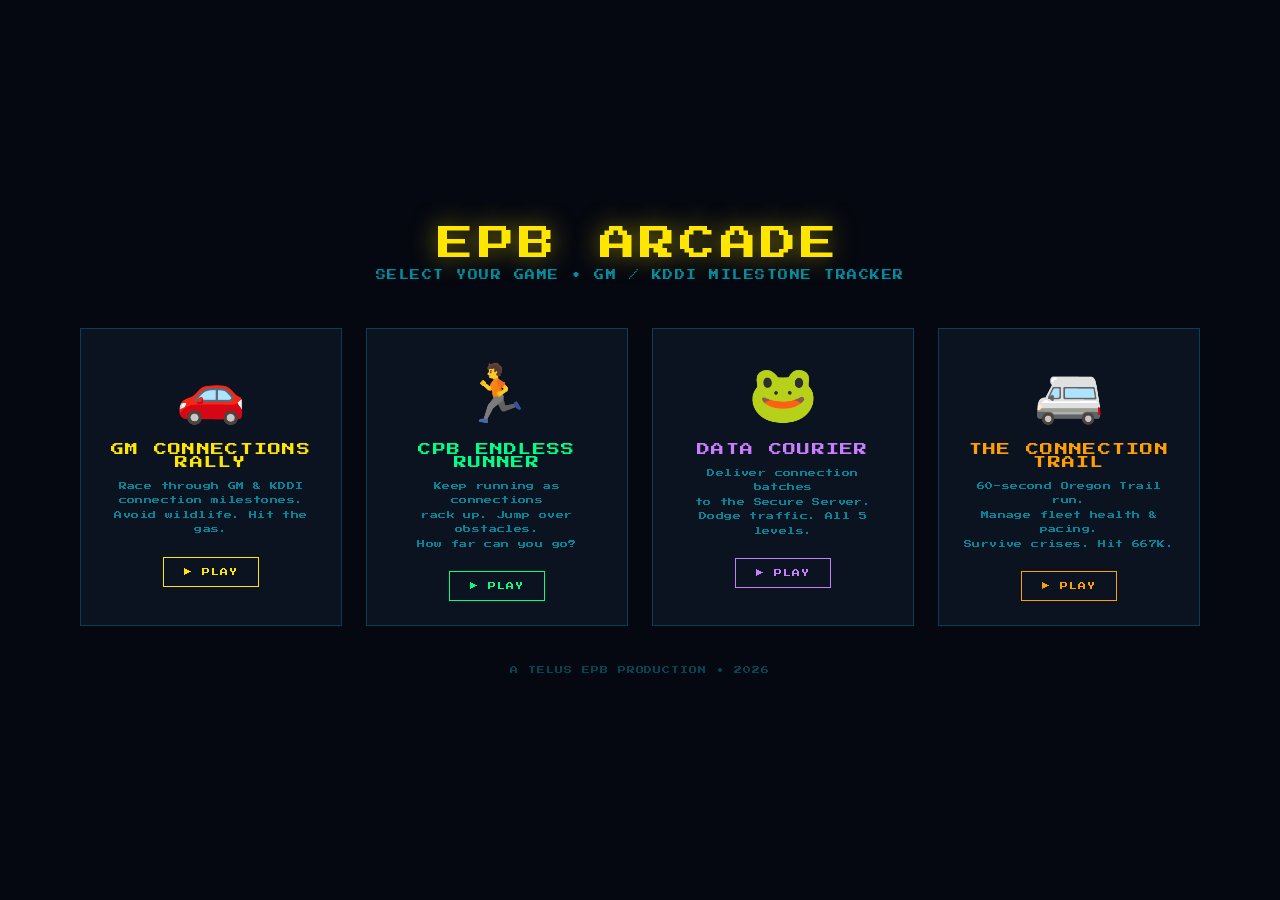
<file: arcade/index.html>
<!DOCTYPE html>
<html lang="en">
<head>
  <meta charset="UTF-8">
  <meta name="viewport" content="width=device-width, initial-scale=1.0, user-scalable=no">
  <title>EPB Arcade — Game Select</title>
  <link href="https://fonts.googleapis.com/css2?family=Press+Start+2P&display=swap" rel="stylesheet">
  <style>
    *, *::before, *::after { box-sizing: border-box; margin: 0; padding: 0; }

    :root {
      --green:  #00ff88;
      --cyan:   #00e5ff;
      --yellow: #ffe600;
      --red:    #ff2244;
      --purple: #c87eff;
      --bg:     #050810;
      --panel:  #0b1220;
      --border: rgba(0, 229, 255, 0.22);
      --mono:   'Press Start 2P', 'Courier New', monospace;
    }

    html, body {
      min-height: 100%;
      background: var(--bg);
      color: var(--cyan);
      font-family: var(--mono);
      display: flex;
      flex-direction: column;
      align-items: center;
      justify-content: center;
      overflow-x: hidden;
      padding: 24px 16px;
    }

    .arcade-title {
      font-size: clamp(20px, 5vw, 36px);
      color: var(--yellow);
      letter-spacing: 0.12em;
      text-align: center;
      text-shadow: 0 0 24px rgba(255, 230, 0, 0.5);
      margin-bottom: 8px;
    }

    .arcade-sub {
      font-size: clamp(7px, 1.8vw, 10px);
      color: var(--cyan);
      opacity: 0.6;
      text-align: center;
      letter-spacing: 0.15em;
      margin-bottom: 48px;
    }

    .game-grid {
      display: grid;
      grid-template-columns: repeat(auto-fit, minmax(min(240px, 88vw), 1fr));
      gap: 24px;
      width: min(1120px, 96vw);
    }

    .game-card {
      display: block;
      text-decoration: none;
      border: 1px solid var(--border);
      background: var(--panel);
      padding: 28px 24px 24px;
      text-align: center;
      transition: box-shadow 0.2s, border-color 0.2s, transform 0.15s;
      cursor: pointer;
    }

    .game-card:hover {
      border-color: var(--cyan);
      box-shadow: 0 0 40px rgba(0, 229, 255, 0.18);
      transform: translateY(-3px);
    }

    .game-card.racer:hover   { border-color: var(--yellow); box-shadow: 0 0 40px rgba(255,230,0,0.18); }
    .game-card.runner:hover  { border-color: var(--green);  box-shadow: 0 0 40px rgba(0,255,136,0.18); }
    .game-card.frogger:hover { border-color: var(--purple); box-shadow: 0 0 40px rgba(200,126,255,0.18); }
    .game-card.trail:hover   { border-color: #ff9f00;       box-shadow: 0 0 40px rgba(255,159,0,0.22); }

    .game-icon {
      font-size: clamp(36px, 8vw, 56px);
      margin-bottom: 16px;
      display: block;
    }

    .game-name {
      font-size: clamp(9px, 2.2vw, 13px);
      letter-spacing: 0.1em;
      margin-bottom: 10px;
    }

    .game-card.racer  .game-name { color: var(--yellow); }
    .game-card.runner .game-name { color: var(--green); }
    .game-card.frogger .game-name { color: var(--purple); }
    .game-card.trail  .game-name { color: #ff9f00; }

    .game-desc {
      font-size: clamp(6px, 1.5vw, 8px);
      color: rgba(0, 229, 255, 0.55);
      line-height: 1.8;
      letter-spacing: 0.05em;
    }

    .play-btn {
      display: inline-block;
      margin-top: 20px;
      font-family: var(--mono);
      font-size: clamp(6px, 1.4vw, 8px);
      letter-spacing: 0.12em;
      padding: 10px 20px;
      border: 1px solid currentColor;
      background: transparent;
      color: inherit;
      cursor: pointer;
      transition: background 0.15s, color 0.15s;
    }

    .game-card.racer  .play-btn { color: var(--yellow); }
    .game-card.runner .play-btn { color: var(--green); }
    .game-card.frogger .play-btn { color: var(--purple); }
    .game-card.trail  .play-btn { color: #ff9f00; }

    .game-card:hover .play-btn {
      background: currentColor;
      color: var(--bg);
    }

    .footer {
      margin-top: 40px;
      font-size: clamp(6px, 1.3vw, 8px);
      color: rgba(0, 229, 255, 0.28);
      letter-spacing: 0.12em;
      text-align: center;
    }
  </style>
</head>
<body>

  <div class="arcade-title">EPB ARCADE</div>
  <div class="arcade-sub">SELECT YOUR GAME &bull; GM / KDDI MILESTONE TRACKER</div>

  <div class="game-grid">

    <a class="game-card racer" href="cpb-racer/">
      <span class="game-icon">🚗</span>
      <div class="game-name">GM CONNECTIONS RALLY</div>
      <div class="game-desc">
        Race through GM &amp; KDDI<br>
        connection milestones.<br>
        Avoid wildlife. Hit the gas.
      </div>
      <div class="play-btn">▶ PLAY</div>
    </a>

    <a class="game-card runner" href="endless-runner/">
      <span class="game-icon">🏃</span>
      <div class="game-name">CPB ENDLESS RUNNER</div>
      <div class="game-desc">
        Keep running as connections<br>
        rack up. Jump over obstacles.<br>
        How far can you go?
      </div>
      <div class="play-btn">▶ PLAY</div>
    </a>

    <a class="game-card frogger" href="frogger/">
      <span class="game-icon">🐸</span>
      <div class="game-name">DATA COURIER</div>
      <div class="game-desc">
        Deliver connection batches<br>
        to the Secure Server.<br>
        Dodge traffic. All 5 levels.
      </div>
      <div class="play-btn">▶ PLAY</div>
    </a>

    <a class="game-card trail" href="connection-trail/">
      <span class="game-icon">🚐</span>
      <div class="game-name">THE CONNECTION TRAIL</div>
      <div class="game-desc">
        60-second Oregon Trail run.<br>
        Manage fleet health &amp; pacing.<br>
        Survive crises. Hit 667K.
      </div>
      <div class="play-btn">▶ PLAY</div>
    </a>

  </div>

  <div class="footer">A TELUS EPB PRODUCTION &bull; 2026</div>

</body>
</html>
</file>
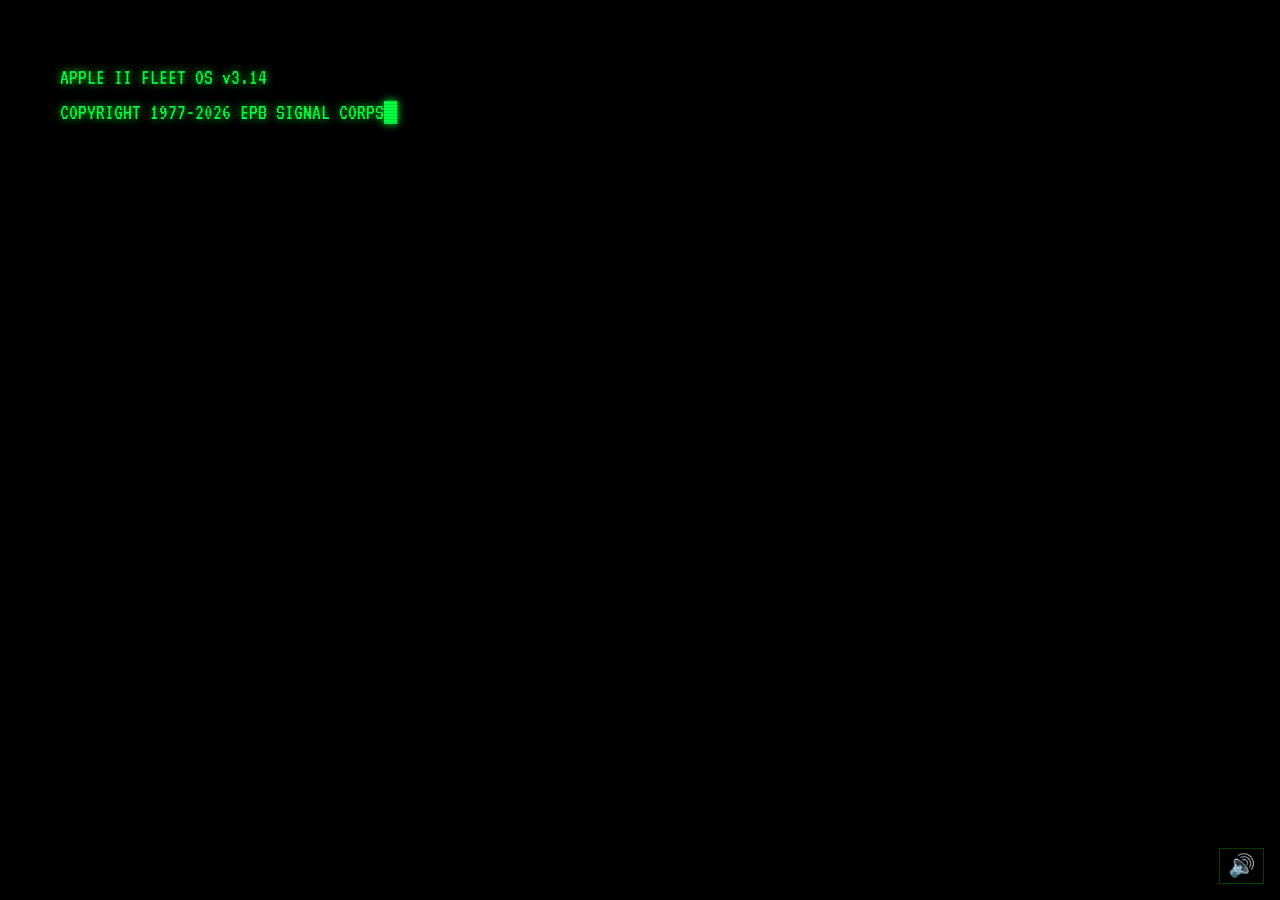
<file: arcade/connection-trail/index.html>
<!DOCTYPE html>
<html lang="en">
<head>
  <meta charset="UTF-8">
  <meta name="viewport" content="width=device-width, initial-scale=1.0">
  <title>The Connection Trail</title>
  <link rel="stylesheet" href="css/style.css">
</head>
<body>

  <!-- CRT Scanline overlay -->
  <div id="scanlines"></div>

  <!-- ── Boot Screen ─────────────────────────────────────────── -->
  <div id="boot-screen" class="screen active">
    <div id="boot-text"></div>
  </div>

  <!-- ── Start Screen ────────────────────────────────────────── -->
  <div id="start-screen" class="screen">
    <pre id="title-art">
 _____ _             ___
|_   _| |_  ___    / __|___ _ _  _ _  ___ __  _| |_(_)___ _ _
  | | | ' \/ -_)  | (__/ _ \ ' \| ' \/ -_) _||_   _| / _ \ ' \
  |_| |_||_\___|   \___\___/_||_|_||_\___\__|  |_| |_\___/_||_|

        __ ___          _ _
       / _|_ _|__ _ ___| | |
       \__ \| |/ _` |  _| | |
       |___/___\__, |_| |_|_|
                |___/

     THE CONNECTION TRAIL
     ━━━━━━━━━━━━━━━━━━━━━━━━━━━━━━━━━━━━━━
     JAN 2024 ───────────────────► OCT 2026
     667,197 CONNECTIONS TO DELIVER

     ↑/↓  CHANGE PACING MODE
     A/B  RESPOND TO CRISIS EVENTS
     CLICK  HUNT SIGNALS
    </pre>
    <div id="start-prompt">▶ PRESS ANY KEY TO HIT THE TRAIL ◀</div>
  </div>

  <!-- ── Game Screen ──────────────────────────────────────────── -->
  <div id="game-screen" class="hidden">

    <!-- Top HUD -->
    <div id="hud">
      <div id="hud-top">
        <span id="hud-title">> THE CONNECTION TRAIL <</span>
        <span id="hud-timer">TIME: 01:00</span>
        <span id="hud-date">DATE: JAN 2024</span>
      </div>
      <div id="health-row">
        <span>FLEET HEALTH:</span>
        <div id="health-bar"><div id="health-fill"></div></div>
        <span id="health-pct">100%</span>
        <div id="pacing-row">
          PACING:&nbsp;<span id="pacing-name">STEADY</span>
          <span class="hint">&nbsp;[↑↓ CHANGE]</span>
        </div>
      </div>
      <div id="timeline-row">
        <span class="timeline-label">JAN 2024</span>
        <div id="timeline-bar">
          <div id="timeline-fill"></div>
          <div id="timeline-marker"></div>
        </div>
        <span class="timeline-label">OCT 2026</span>
      </div>
    </div>

    <!-- Canvas — game world rendered here -->
    <canvas id="game-canvas"></canvas>

    <!-- Bottom HUD — connections progress -->
    <div id="hud-bottom">
      <div class="connection-meter">
        <span class="meter-label">GM CONNECTIONS</span>
        <div class="meter-bar"><div id="gm-fill" class="meter-fill gm"></div></div>
        <span class="meter-values"><span id="gm-current">0</span>&nbsp;/&nbsp;618,221</span>
      </div>
      <div class="connection-meter">
        <span class="meter-label">KDDI CONNECTIONS</span>
        <div class="meter-bar"><div id="kddi-fill" class="meter-fill kddi"></div></div>
        <span class="meter-values"><span id="kddi-current">0</span>&nbsp;/&nbsp;48,976</span>
      </div>
    </div>

  </div>

  <!-- ── Crisis Modal ─────────────────────────────────────────── -->
  <div id="crisis-modal" class="modal hidden">
    <div class="modal-box crisis-box">
      <div id="crisis-title" class="crisis-title"></div>
      <div id="crisis-desc"  class="crisis-desc"></div>
      <div id="crisis-options"></div>
      <div id="crisis-timer-bar"><div id="crisis-timer-fill" style="width:100%"></div></div>
      <div id="crisis-result" class="crisis-result hidden"></div>
    </div>
  </div>

  <!-- ── Signal Hunting Modal ─────────────────────────────────── -->
  <div id="hunting-modal" class="modal hidden">
    <div class="modal-box hunting-box">
      <div class="hunting-title">!! SIGNAL HUNTING PHASE !!</div>
      <div class="hunting-desc">CLICK ALL SIGNALS BEFORE TIME EXPIRES — +5,000 GM EACH</div>
      <div id="hunting-arena"></div>
      <div id="hunting-timer">10</div>
      <div id="hunting-score">SIGNALS: 0 / +0 GM</div>
    </div>
  </div>

  <!-- ── Reboot Overlay ───────────────────────────────────────── -->
  <div id="reboot-overlay" class="hidden">
    <div id="reboot-text">!! FLEET HEALTH CRITICAL — SYSTEM REBOOT !!</div>
    <div id="reboot-countdown">3</div>
  </div>

  <!-- ── End Screen ───────────────────────────────────────────── -->
  <div id="end-screen" class="screen">
    <div id="end-rank"></div>
    <div id="end-stats"></div>
    <div id="end-message"></div>
    <div id="end-prompt">▶ PRESS ANY KEY TO RIDE AGAIN ◀</div>
  </div>

  <!-- ── Mute ─────────────────────────────────────────────────── -->
  <button id="mute-btn" onclick="Audio.toggleMute()">🔊</button>

  <!-- Scripts — order matters: config → audio → engine -->
  <script src="js/config.js"></script>
  <script src="js/audio.js"></script>
  <script src="js/engine.js"></script>

</body>
</html>
</file>
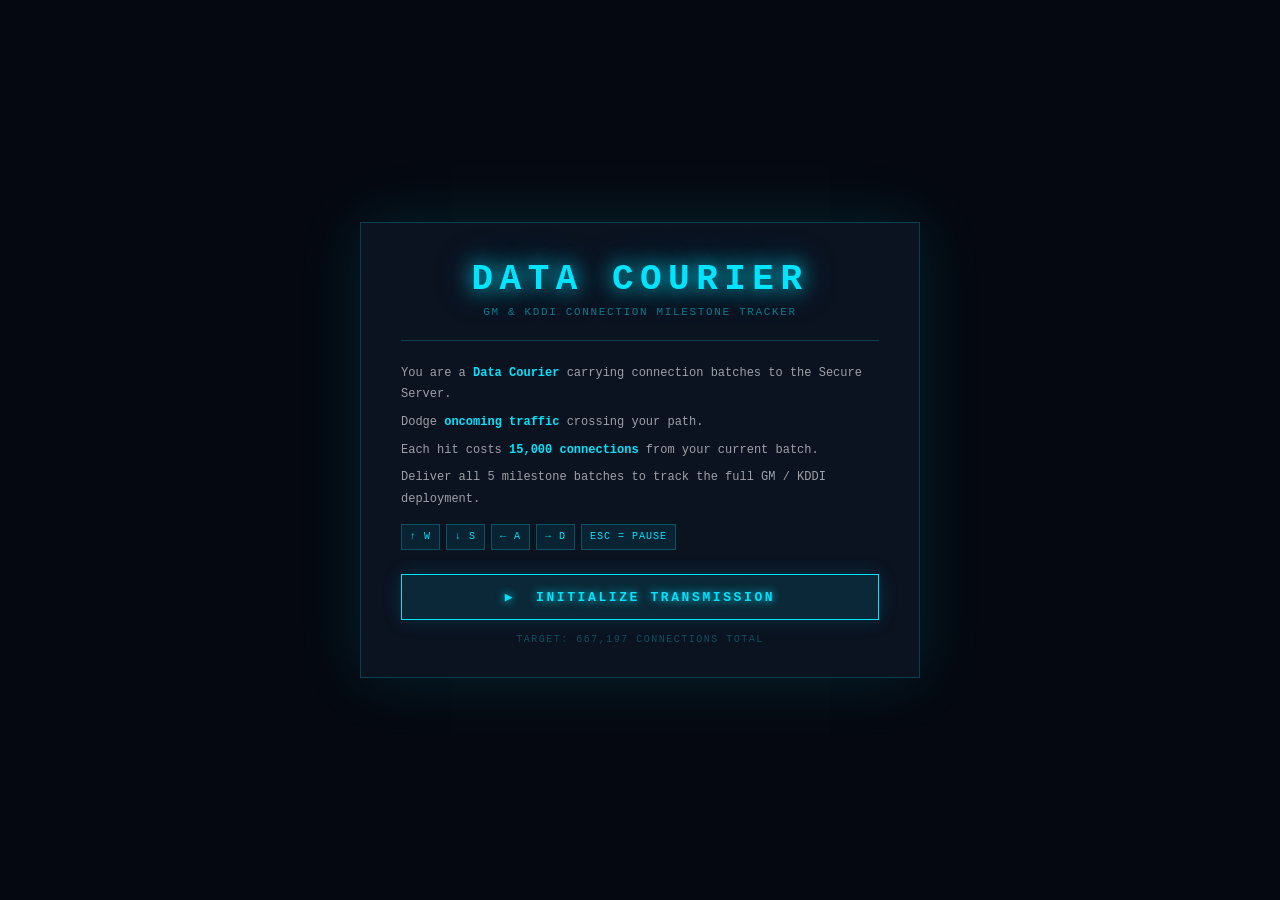
<file: arcade/frogger/index.html>
<!DOCTYPE html>
<html lang="en">
<head>
  <meta charset="UTF-8">
  <meta name="viewport" content="width=device-width, initial-scale=1.0, user-scalable=no">
  <title>Data Courier — Connection Milestone Tracker</title>
  <link rel="stylesheet" href="css/style.css">
</head>
<body>

  <!-- ─── Start Screen ────────────────────────────────────────────────────── -->
  <div id="start-overlay">
    <div id="start-card">
      <div id="start-logo">DATA COURIER</div>
      <div id="start-sub">GM &amp; KDDI CONNECTION MILESTONE TRACKER</div>
      <div id="start-rule"></div>
      <div id="start-instructions">
        <p>You are a <strong>Data Courier</strong> carrying connection batches to the Secure Server.</p>
        <p>Dodge <strong>oncoming traffic</strong> crossing your path.</p>
        <p>Each hit costs <strong>15,000 connections</strong> from your current batch.</p>
        <p>Deliver all 5 milestone batches to track the full GM / KDDI deployment.</p>
        <div id="key-legend">
          <span class="key">↑ W</span>
          <span class="key">↓ S</span>
          <span class="key">← A</span>
          <span class="key">→ D</span>
          <span class="key">ESC = PAUSE</span>
        </div>
      </div>
      <button id="start-btn">▶&nbsp; INITIALIZE TRANSMISSION</button>
      <div id="start-footer">TARGET: 667,197 CONNECTIONS TOTAL</div>
    </div>
  </div>

  <!-- ─── Main Game ────────────────────────────────────────────────────────── -->
  <div id="game-wrapper">

    <!-- HUD -->
    <header id="hud">
      <div id="hud-level">
        <span class="hud-lbl">LEVEL</span>
        <span id="level-val">1</span>
        <span id="period-val">2024</span>
      </div>
      <div id="hud-center">
        <div class="hud-col">
          <span class="hud-lbl">BATCH TARGET</span>
          <span id="target-val">25,000</span>
        </div>
        <div class="hud-sep">|</div>
        <div class="hud-col">
          <span class="hud-lbl">TOTAL SECURED</span>
          <span id="total-val">0</span>
        </div>
      </div>
      <div id="hud-right">
        <span id="lives-val">♥ ♥ ♥</span>
        <button id="mute-btn" title="Toggle sound">♪</button>
      </div>
    </header>

    <!-- Canvas + all in-game overlays -->
    <div id="canvas-wrap">
      <canvas id="game-canvas"></canvas>

      <!-- Pause -->
      <div id="pause-overlay" class="screen-layer hidden">
        <div id="pause-card">
          <div id="pause-header">▌▌&nbsp;PAUSED</div>
          <div id="pause-sub">PRESS ESC TO RESUME</div>
        </div>
      </div>

      <!-- Touch D-Pad -->
      <div id="dpad">
        <button id="dpad-up"    class="dpad-btn" aria-label="Move up">▲</button>
        <button id="dpad-left"  class="dpad-btn" aria-label="Move left">◄</button>
        <button id="dpad-right" class="dpad-btn" aria-label="Move right">►</button>
        <button id="dpad-down"  class="dpad-btn" aria-label="Move down">▼</button>
      </div>
    </div>

    <!-- Status bar -->
    <footer id="status-bar">
      <span id="status-msg">INITIALIZING…</span>
      <span id="controls-hint">↑W &nbsp;↓S &nbsp;←A &nbsp;→D &nbsp;ESC:PAUSE</span>
    </footer>

  </div>

  <!-- ─── Milestone popup (body-level so position:fixed is unaffected by canvas-wrap) -->
  <div id="milestone-overlay" class="hidden">
    <div id="milestone-card">
      <div id="ms-header">[ CONNECTION SECURED ]</div>
      <div id="ms-period">——</div>
      <div id="ms-batch">——</div>
      <div class="ms-rule"></div>
      <div class="ms-stat">
        <span class="ms-lbl">CONNECTIONS DELIVERED</span>
        <span id="ms-delivered-val">0</span>
      </div>
      <div id="ms-penalty"></div>
      <div class="ms-rule"></div>
      <div class="ms-stat">
        <span class="ms-lbl">GRAND TOTAL SECURED</span>
        <span id="ms-total-val">0</span>
      </div>
      <div id="ms-bar-wrap"><div id="ms-bar-fill"></div></div>
      <div id="ms-pct">0%</div>
      <div id="ms-next">——</div>
    </div>
  </div>

  <!-- ─── Victory screen (body-level for same reason) -->
  <div id="victory-overlay" class="hidden">
    <div id="victory-card">
      <div id="victory-header">◆&nbsp;MISSION ACCOMPLISHED&nbsp;◆</div>
      <div id="victory-sub">ALL CONNECTIONS DELIVERED</div>
      <div class="ms-rule"></div>
      <div class="ms-lbl">FINAL TALLY</div>
      <div id="victory-total">0</div>
      <div id="victory-max">of 646,000 possible</div>
      <div id="v-bar-wrap"><div id="v-bar-fill"></div></div>
      <div id="victory-pct">0% DELIVERY RATE</div>
      <div class="ms-rule"></div>
      <button id="play-again-btn">▶&nbsp;PLAY AGAIN</button>
    </div>
  </div>

  <!-- Script loading order matters: milestones defines constants used by engine -->
  <script src="js/milestones.js"></script>
  <script src="js/audio.js"></script>
  <script src="js/engine.js"></script>
  <script src="js/hazards.js"></script>
  <script src="js/player.js"></script>
  <script src="js/ui.js"></script>
</body>
</html>
</file>
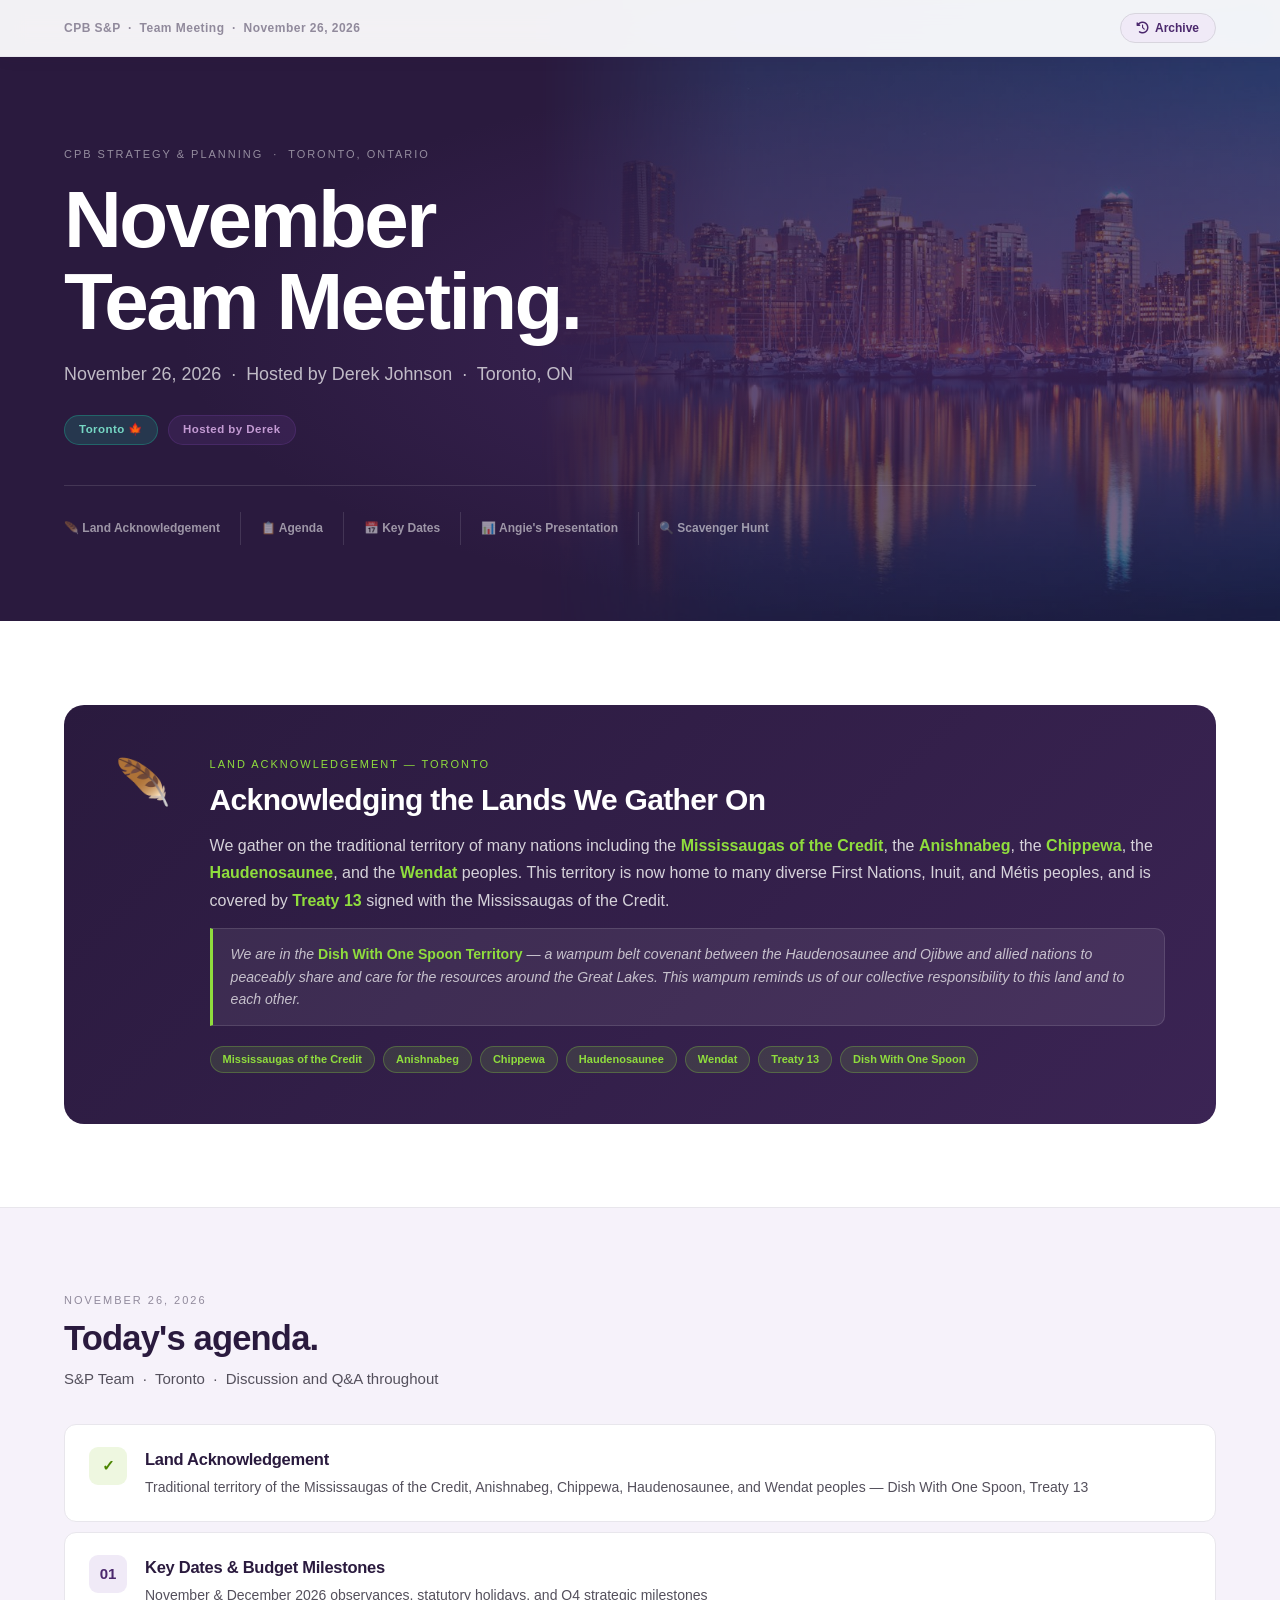
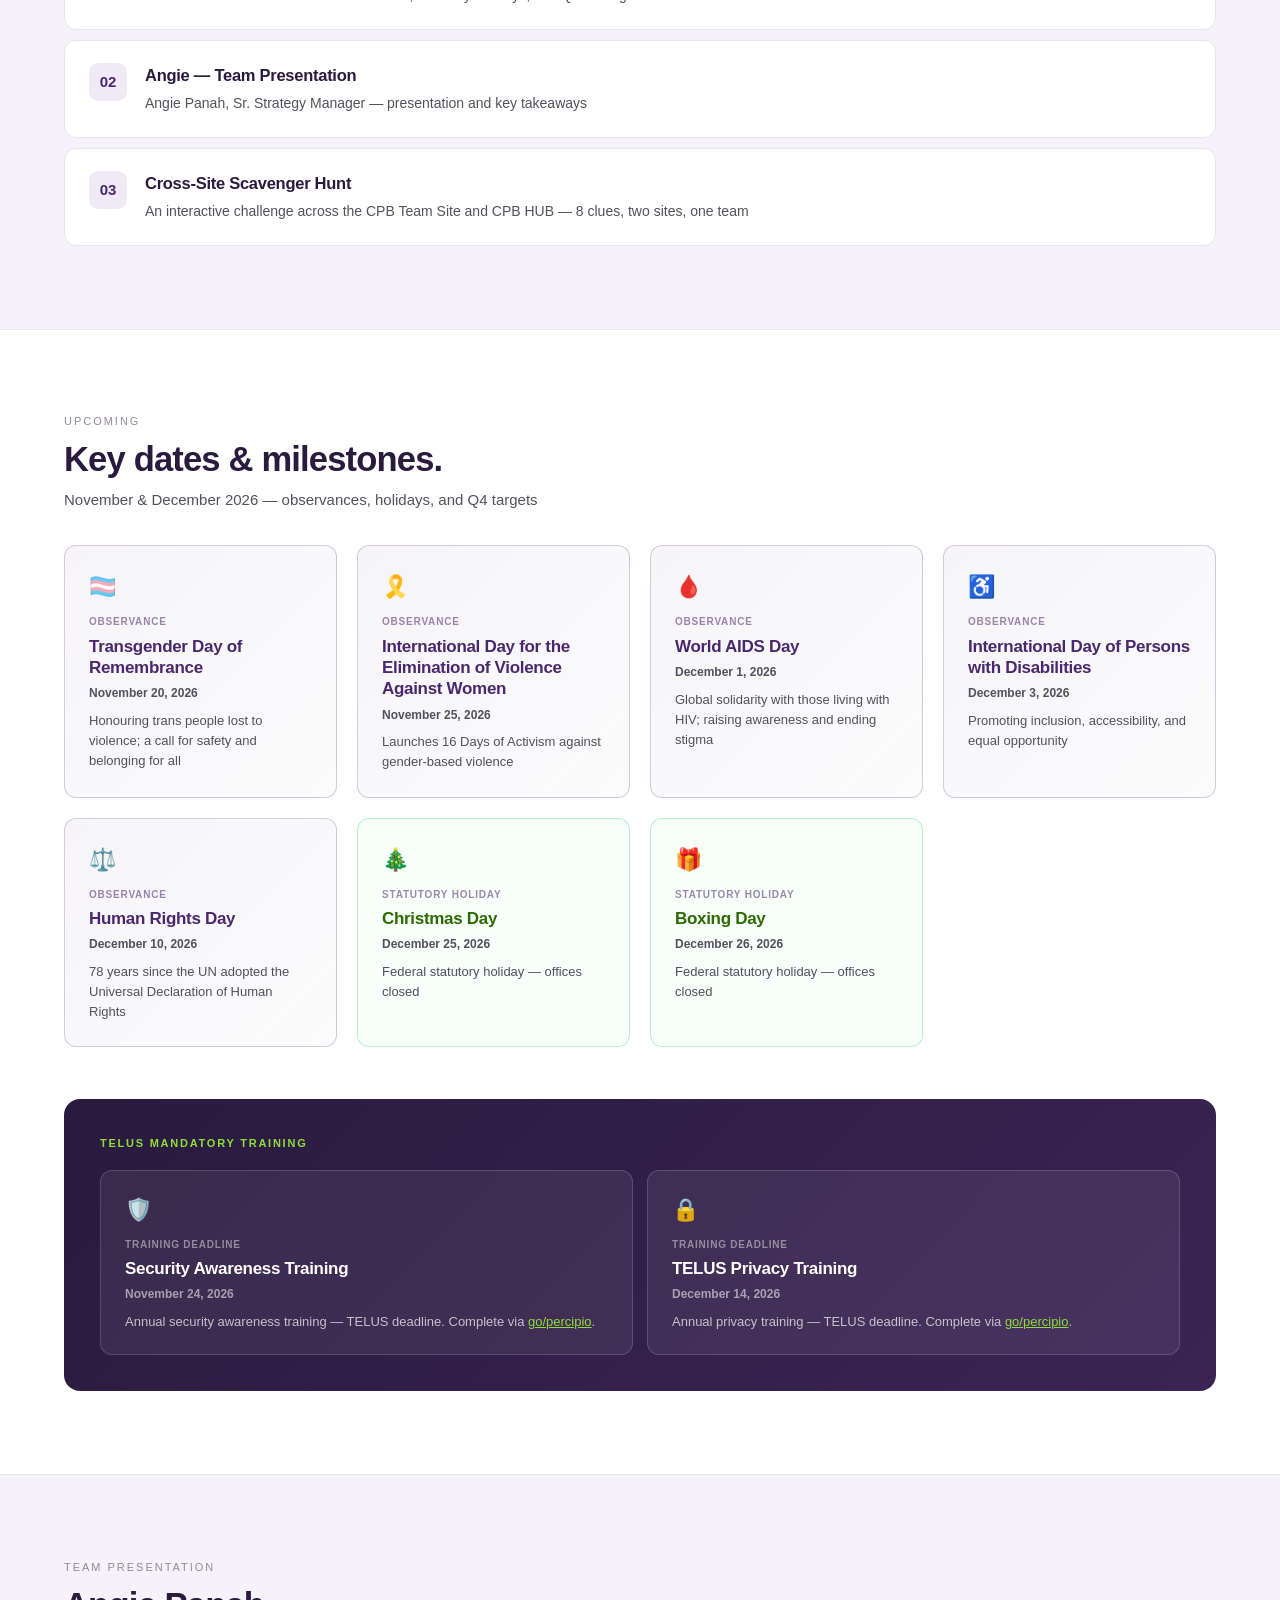
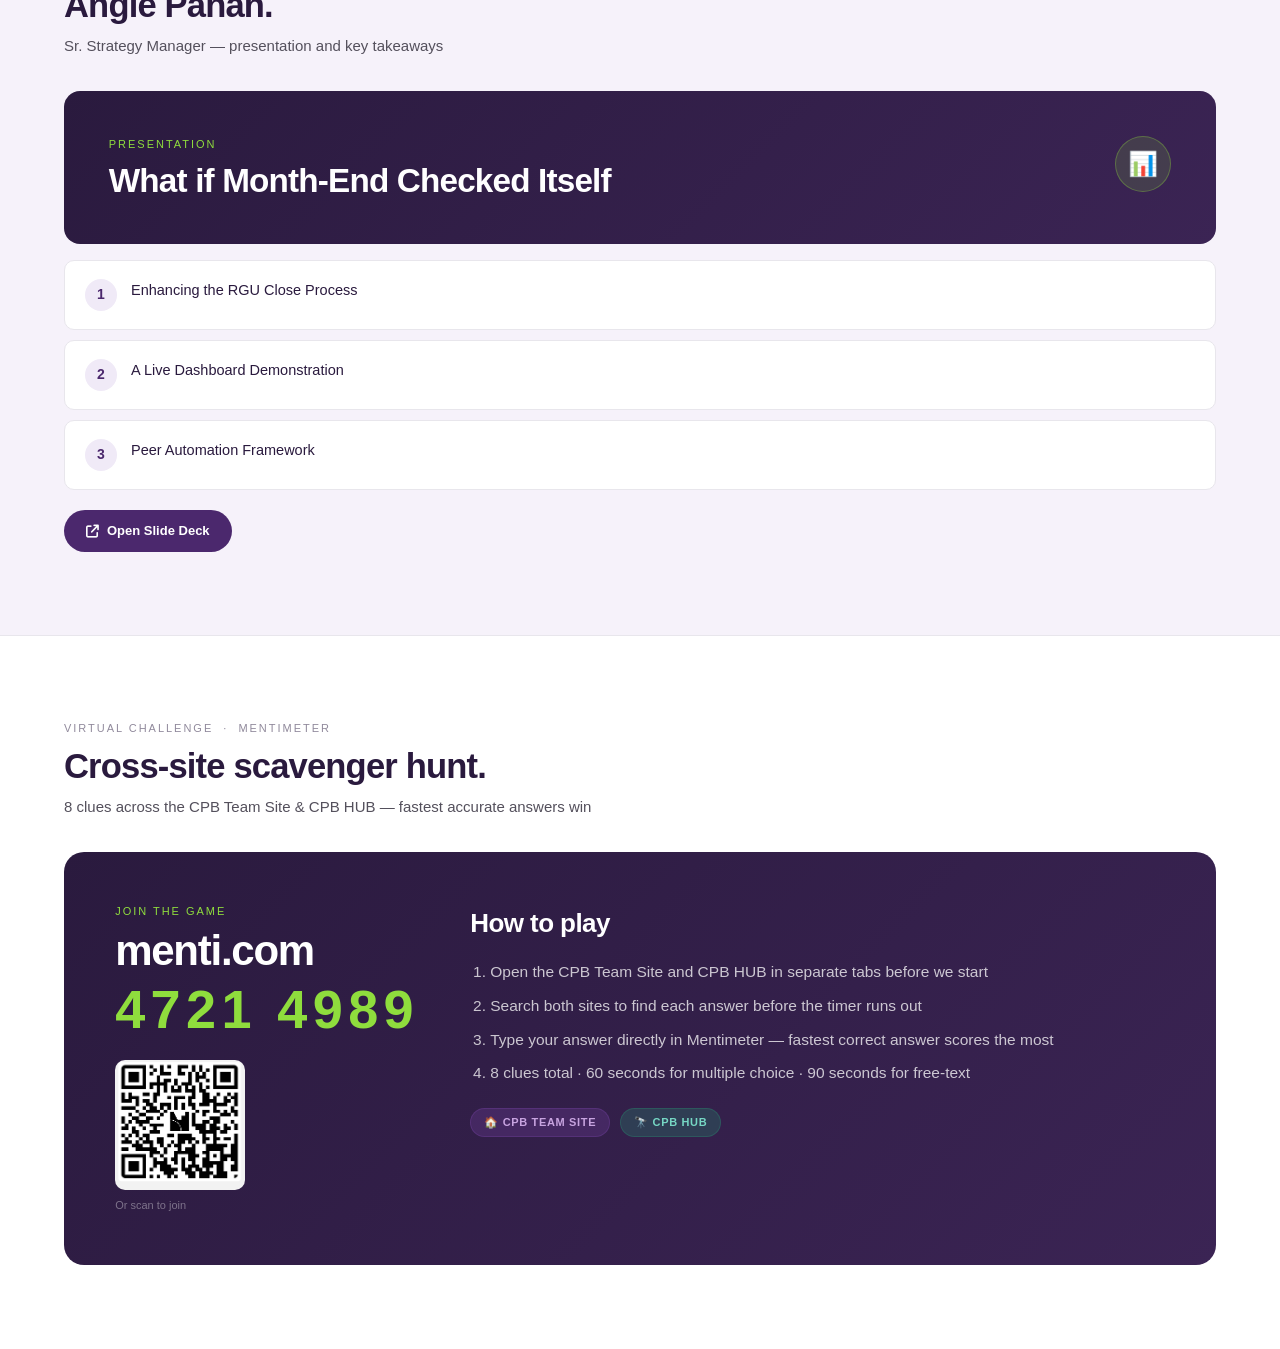
<file: apps-script/meeting-november-2026.html>
<!DOCTYPE html>
<html lang="en">
<head>
  <meta charset="UTF-8">
  <meta name="viewport" content="width=device-width, initial-scale=1.0">
  <title>EPB Team Meeting – November 26, 2026</title>
  <link rel="stylesheet" href="https://cdnjs.cloudflare.com/ajax/libs/font-awesome/6.4.0/css/all.min.css">
  <style>
    :root {
      --purple:   #4B286D;
      --purple-d: #38205A;
      --purple-l: #63398B;
      --ink:      #2A1A3E;
      --green:    #66CC00;
      --lime:     #8FDD3D;
      --tint:     #F6F2FA;
      --tint2:    #F0EAF7;
      --line:     #E8E6EC;
      --line-d:   #D8D5DE;
      --grey:     #54505C;
      --grey-l:   #918A9C;
      --font:     "Helvetica Neue", Arial, sans-serif;
      --gut:      clamp(20px, 5vw, 72px);
    }
    *, *::before, *::after { box-sizing: border-box; }
    html { scroll-behavior: smooth; }
    body { margin: 0; font-family: var(--font); font-size: 16px; line-height: 1.55;
           color: var(--ink); background: #fff; -webkit-font-smoothing: antialiased; }
    a { color: var(--purple); }

    /* ── Top nav ──────────────────────────────────────── */
    .mtg-nav {
      position: fixed; top: 0; left: 0; right: 0; z-index: 100;
      background: rgba(255,255,255,.94); backdrop-filter: saturate(160%) blur(12px);
      border-bottom: 1px solid var(--line); box-shadow: 0 2px 14px rgba(42,26,62,.07);
    }
    .mtg-nav-in {
      display: flex; align-items: center; justify-content: space-between;
      padding: 0 var(--gut); height: 56px;
    }
    .mtg-label { font-size: 12px; font-weight: 600; color: var(--grey-l); letter-spacing: .04em; }
    .arc-open-btn {
      display: inline-flex; align-items: center; gap: 6px;
      font-size: 12px; font-weight: 700; color: var(--purple);
      background: var(--tint2); border: 1px solid var(--line-d); border-radius: 100px;
      padding: 7px 16px; cursor: pointer; font-family: var(--font);
      transition: background .2s, border-color .2s;
    }
    .arc-open-btn:hover { background: #E6DCEF; border-color: var(--purple); }

    /* ── Hero ─────────────────────────────────────────── */
    .hero {
      background: var(--ink);
      padding: calc(56px + clamp(52px,7vw,96px)) 0 clamp(48px,6vw,80px);
      position: relative; overflow: hidden;
    }
    .hero::after {
      content: ""; position: absolute; inset: 0; pointer-events: none;
      background: radial-gradient(ellipse at 78% 55%, rgba(99,57,139,.38), transparent 58%);
    }
    .hero-photo {
      position: absolute; top: 0; right: 0; height: 100%; width: 58%;
      object-fit: cover; object-position: center;
      mask-image: linear-gradient(to right, transparent 0%, rgba(0,0,0,.55) 28%, rgba(0,0,0,.85) 100%);
      -webkit-mask-image: linear-gradient(to right, transparent 0%, rgba(0,0,0,.55) 28%, rgba(0,0,0,.85) 100%);
      opacity: 0.45; z-index: 0;
    }
    @media(max-width:768px) { .hero-photo { display: none; } }
    .hero-in { padding: 0 var(--gut); max-width: 1100px; position: relative; z-index: 1; }
    .eyebrow {
      font-size: 11px; font-weight: 500; letter-spacing: .18em;
      text-transform: uppercase; color: var(--grey-l);
    }
    .hero .eyebrow { color: rgba(255,255,255,.5); display: block; margin-bottom: 16px; }
    .hero-t {
      font-size: clamp(40px,6.5vw,80px); font-weight: 900; line-height: 1.03;
      letter-spacing: -.032em; color: #fff; margin: 0 0 18px; text-wrap: balance;
    }
    .hero-l {
      font-size: clamp(15px,1.4vw,18px); line-height: 1.55;
      color: rgba(255,255,255,.7); max-width: 60ch; margin: 0 0 26px;
    }
    .hero-pills { display: flex; gap: 10px; flex-wrap: wrap; margin-bottom: 40px; }
    .pill {
      display: inline-block; padding: 5px 14px; border-radius: 100px;
      font-size: 11.5px; font-weight: 700; letter-spacing: .04em;
    }
    .pill-teal   { background: rgba(26,188,156,.18); color: #76d7c4; border: 1px solid rgba(26,188,156,.35); }
    .pill-purple { background: rgba(99,57,139,.22);  color: #c39bd3; border: 1px solid rgba(99,57,139,.4); }
    .hero-jumps {
      display: flex; gap: 0; border-top: 1px solid rgba(255,255,255,.12);
      padding-top: 26px; flex-wrap: wrap;
    }
    .hero-jump {
      font-size: 12px; font-weight: 700; color: rgba(255,255,255,.54);
      text-decoration: none; padding: 7px 20px 7px 0; margin-right: 20px;
      border-right: 1px solid rgba(255,255,255,.12);
      transition: color .2s; white-space: nowrap;
    }
    .hero-jump:last-child { border-right: 0; margin-right: 0; }
    .hero-jump:hover { color: var(--lime); }

    /* ── Sections ─────────────────────────────────────── */
    .sect { padding: clamp(50px,6.5vw,86px) 0; scroll-margin-top: 56px; }
    .sect.tint { background: var(--tint); border-top: 1px solid var(--line); border-bottom: 1px solid var(--line); }
    .pad { padding-left: var(--gut); padding-right: var(--gut); }
    .sect-head { margin-bottom: 34px; }
    .sect-head .eyebrow { display: block; margin-bottom: 10px; }
    .h3 {
      font-size: clamp(23px,2.7vw,37px); font-weight: 750; line-height: 1.1;
      letter-spacing: -.024em; color: var(--ink); text-wrap: balance; margin: 0 0 10px;
    }
    .sect-sub { font-size: 15px; line-height: 1.55; color: var(--grey); margin: 0; }

    /* ── Land Acknowledgement card ────────────────────── */
    .land-card {
      background: linear-gradient(135deg, var(--ink), #3B2454);
      border-radius: 20px; padding: clamp(30px,4vw,52px);
      display: grid; grid-template-columns: auto 1fr;
      gap: clamp(22px,3vw,42px); align-items: start;
    }
    .land-icon { font-size: clamp(28px,3.5vw,46px); line-height: 1; padding-top: 4px; }
    .land-eyebrow {
      font-size: 11px; font-weight: 500; letter-spacing: .18em;
      text-transform: uppercase; color: var(--lime); margin-bottom: 10px;
    }
    .land-title {
      font-size: clamp(20px,2.4vw,30px); font-weight: 900; line-height: 1.1;
      letter-spacing: -.022em; color: #fff; margin: 0 0 16px;
    }
    .land-body {
      font-size: clamp(14px,1.3vw,16px); line-height: 1.72;
      color: rgba(255,255,255,.8); margin: 0 0 14px;
    }
    .land-body strong { color: var(--lime); font-weight: 700; }
    .land-covenant {
      background: rgba(255,255,255,.07); border: 1px solid rgba(255,255,255,.12);
      border-left: 3px solid var(--lime); border-radius: 0 10px 10px 0;
      padding: 14px 18px; margin-top: 14px;
      font-size: clamp(13px,1.1vw,14.5px); color: rgba(255,255,255,.7);
      font-style: italic; line-height: 1.6;
    }
    .land-covenant strong { color: var(--lime); font-style: normal; }
    .land-nations { display: flex; gap: 8px; flex-wrap: wrap; margin-top: 20px; }
    .land-nation {
      font-size: 11px; font-weight: 700; padding: 4px 12px; border-radius: 100px;
      background: rgba(142,221,61,.13); color: var(--lime); border: 1px solid rgba(142,221,61,.28);
    }
    @media(max-width:640px) { .land-card { grid-template-columns: 1fr; } .land-icon { display: none; } }

    /* ── Steps / Agenda ───────────────────────────────── */
    .steps { list-style: none; display: grid; gap: 10px; margin: 0; padding: 0; }
    .step {
      display: grid; grid-template-columns: auto 1fr; gap: 18px; align-items: start;
      background: #fff; border: 1px solid var(--line); border-radius: 12px; padding: 22px 24px;
      transition: border-color .2s, transform .2s;
    }
    .step:hover { border-color: var(--purple); transform: translateX(3px); }
    .step-n {
      display: grid; place-items: center; width: 38px; height: 38px; border-radius: 9px;
      background: var(--tint2); color: var(--purple); font-weight: 900; font-size: 15px;
    }
    .step-n.done { background: #EEF7E0; color: #4B8500; }
    .step h4 { font-weight: 750; font-size: 16.5px; letter-spacing: -.016em; color: var(--ink); margin: 0 0 4px; }
    .step p  { font-size: 14px; line-height: 1.6; color: var(--grey); margin: 0; }

    /* ── Calendar cards ───────────────────────────────── */
    .cal-cards {
      display: grid; grid-template-columns: repeat(auto-fill, minmax(260px,1fr));
      gap: clamp(12px,1.8vw,20px); margin-bottom: clamp(32px,4vw,52px);
    }
    .cal-card {
      background: #fff; border: 1px solid var(--line); border-radius: 12px;
      padding: clamp(18px,2vw,24px); display: flex; flex-direction: column;
      transition: box-shadow .2s, transform .2s, border-color .2s;
    }
    .cal-card:hover { box-shadow: 0 6px 20px rgba(42,26,62,.09); transform: translateY(-2px); border-color: var(--purple); }
    .cal-card--obs {
      background: linear-gradient(135deg, rgba(75,40,109,.05), rgba(75,40,109,.02));
      border-color: rgba(75,40,109,.22);
    }
    .cal-card--stat { border-color: rgba(46,204,113,.3); background: rgba(46,204,113,.03); }
    .cal-obs-label {
      font-size: 10px; font-weight: 700; letter-spacing: .08em; text-transform: uppercase;
      color: var(--purple); opacity: .55; margin-bottom: 6px;
    }
    .cal-icon { font-size: 22px; margin-bottom: 10px; }
    .cal-title {
      font-weight: 900; font-size: clamp(14px,1.4vw,17px); line-height: 1.25;
      letter-spacing: -.018em; color: var(--purple); margin: 0 0 6px;
    }
    .cal-title.green { color: #2d6a00; }
    .cal-date { font-size: 12px; color: var(--grey); font-weight: 600; margin-bottom: 8px; }
    .cal-desc { font-size: 13px; line-height: 1.55; color: var(--grey); margin: 0; flex: 1; }

    /* ── Angie feature card ───────────────────────────── */
    .pres-feature {
      background: linear-gradient(135deg, var(--ink), #3B2454);
      border-radius: 16px; padding: clamp(28px,3.5vw,46px);
      display: grid; grid-template-columns: 1fr auto;
      gap: 24px; align-items: start; margin-bottom: 16px;
    }
    .pres-eyebrow { font-size: 11px; font-weight: 500; letter-spacing: .18em; text-transform: uppercase; color: var(--lime); margin-bottom: 10px; }
    .pres-title {
      font-size: clamp(22px,2.6vw,34px); font-weight: 900; line-height: 1.1;
      letter-spacing: -.025em; color: #fff; margin: 0;
    }
    .pres-badge {
      width: 56px; height: 56px; border-radius: 50%; flex-shrink: 0;
      background: rgba(142,221,61,.14); border: 1.5px solid rgba(142,221,61,.32);
      display: grid; place-items: center; font-size: 24px;
    }
    @media(max-width:640px) { .pres-feature { grid-template-columns: 1fr; } .pres-badge { display: none; } }

    .takeaways { display: grid; gap: 10px; margin-bottom: 20px; }
    .takeaway {
      display: grid; grid-template-columns: auto 1fr; gap: 14px; align-items: start;
      background: #fff; border: 1px solid var(--line); border-radius: 10px; padding: 18px 20px;
    }
    .takeaway-n {
      width: 32px; height: 32px; border-radius: 50%;
      background: var(--tint2); color: var(--purple);
      display: grid; place-items: center; font-weight: 900; font-size: 14px; flex-shrink: 0;
    }
    .takeaway-text { font-size: 14.5px; line-height: 1.6; color: var(--ink); }

    .btn-primary {
      display: inline-flex; align-items: center; gap: 8px;
      font-size: 13px; font-weight: 700; padding: 11px 22px; border-radius: 100px;
      background: var(--purple); color: #fff; border: 0; cursor: pointer;
      text-decoration: none; font-family: var(--font); transition: background .2s;
    }
    .btn-primary:hover { background: var(--purple-d); color: #fff; }
    .btn-primary.muted { opacity: .4; pointer-events: none; }
    .btn-ghost {
      font-size: 13px; font-weight: 600; padding: 9px 18px; border-radius: 100px;
      border: 1.5px solid var(--line-d); background: #fff; color: var(--grey);
      cursor: pointer; font-family: var(--font); transition: border-color .2s, color .2s;
    }
    .btn-ghost:hover { border-color: var(--purple); color: var(--purple); }

    /* ── Menti launch card ───────────────────────────────── */
    .menti-card {
      background: linear-gradient(135deg, var(--ink), #3B2454);
      border-radius: 20px; padding: clamp(32px,4vw,54px);
      display: grid; grid-template-columns: auto 1fr;
      gap: clamp(32px,4vw,56px); align-items: start;
    }
    @media(max-width:680px) { .menti-card { grid-template-columns: 1fr; } }
    .menti-eyebrow {
      font-size: 11px; font-weight: 500; letter-spacing: .18em;
      text-transform: uppercase; color: var(--lime); margin-bottom: 10px;
    }
    .menti-url {
      font-size: clamp(26px,3.6vw,42px); font-weight: 900; line-height: 1;
      letter-spacing: -.03em; color: #fff; margin-bottom: 10px;
    }
    .menti-code {
      font-size: clamp(30px,4.5vw,54px); font-weight: 900; letter-spacing: .1em;
      color: var(--lime); line-height: 1; margin-bottom: 24px; font-variant-numeric: tabular-nums;
    }
    .qr-box {
      width: 120px; height: 120px; border-radius: 10px;
      background: rgba(255,255,255,.08); border: 1.5px dashed rgba(255,255,255,.25);
      display: grid; place-items: center; text-align: center;
      font-size: 11px; color: rgba(255,255,255,.35); font-weight: 600;
      letter-spacing: .04em; line-height: 1.4; margin-bottom: 7px;
    }
    .qr-label { font-size: 11px; color: rgba(255,255,255,.38); font-weight: 500; }
    .menti-rules-head {
      font-size: clamp(19px,2.2vw,26px); font-weight: 900; letter-spacing: -.022em;
      color: #fff; margin: 0 0 16px;
    }
    .menti-rule-list {
      margin: 0 0 22px; padding-left: 20px;
      color: rgba(255,255,255,.75); font-size: clamp(14px,1.3vw,15.5px); line-height: 1.65;
    }
    .menti-rule-list li { margin-bottom: 8px; }
    .menti-sites { display: flex; gap: 10px; flex-wrap: wrap; }
    .menti-site-pill {
      display: inline-flex; align-items: center; gap: 5px;
      font-size: 11px; font-weight: 700; letter-spacing: .06em; text-transform: uppercase;
      padding: 5px 13px; border-radius: 100px;
    }
    .site-team { background: rgba(99,57,139,.4);  color: #c8a4e0; border: 1px solid rgba(99,57,139,.55); }
    .site-hub  { background: rgba(42,120,104,.35); color: #76d7c4; border: 1px solid rgba(42,120,104,.45); }

    /* ── Archive overlay ──────────────────────────────── */
    .arc-overlay {
      position: fixed; inset: 0; z-index: 300;
      background: rgba(0,0,0,.85); display: flex; align-items: center; justify-content: center;
      opacity: 0; pointer-events: none; transition: opacity .25s;
    }
    .arc-overlay.open { opacity: 1; pointer-events: auto; }
    .arc-panel {
      width: 90%; max-width: 800px; max-height: 80vh;
      background: var(--ink); border: 1px solid rgba(255,255,255,.1);
      border-radius: 20px; display: flex; flex-direction: column; overflow: hidden;
    }
    .arc-hd {
      display: flex; align-items: center; justify-content: space-between;
      padding: 22px 26px 18px; border-bottom: 1px solid rgba(255,255,255,.1); flex-shrink: 0;
    }
    .arc-hd h2 { font-size: 1.3rem; font-weight: 800; color: #fff; margin: 0; }
    .arc-close {
      background: rgba(255,255,255,.1); border: 1px solid rgba(255,255,255,.2);
      color: #fff; width: 34px; height: 34px; border-radius: 50%;
      display: flex; align-items: center; justify-content: center;
      cursor: pointer; font-size: 15px; font-family: var(--font); transition: background .15s;
    }
    .arc-close:hover { background: rgba(255,255,255,.2); }
    .arc-grid {
      padding: 22px 26px; overflow-y: auto; flex: 1;
      display: grid; grid-template-columns: repeat(auto-fill, minmax(220px,1fr));
      gap: 14px; align-content: start;
    }
    .arc-card {
      background: rgba(255,255,255,.06); border: 1px solid rgba(255,255,255,.1);
      border-top: 3px solid var(--purple-l); border-radius: 12px; padding: 18px;
      cursor: pointer; transition: background .2s, transform .15s;
    }
    .arc-card:hover { background: rgba(255,255,255,.1); transform: translateY(-2px); }
    .arc-date  { font-size: 10px; font-weight: 700; text-transform: uppercase; letter-spacing: .12em; color: var(--purple-l); margin-bottom: 6px; }
    .arc-title { font-size: 15px; font-weight: 800; color: #fff; margin-bottom: 5px; line-height: 1.3; }
    .arc-desc  { font-size: 12px; color: rgba(255,255,255,.5); line-height: 1.5; }
    #arc-loading { grid-column: 1/-1; text-align: center; color: rgba(255,255,255,.4); font-size: 14px; padding: 40px; }

    /* ── Scroll reveal ────────────────────────────────── */
    .reveal { opacity: 0; transform: translateY(16px); transition: opacity .7s cubic-bezier(.2,0,0,1), transform .7s cubic-bezier(.2,0,0,1); }
    .reveal.in { opacity: 1; transform: none; }
    @media(prefers-reduced-motion:reduce) { .reveal { opacity: 1; transform: none; transition: none; } }

    /* ── Training block ───────────────────────────────── */
    .training-block {
      background: linear-gradient(135deg, var(--ink), #3B2454);
      border-radius: 16px; padding: clamp(24px,3vw,36px);
    }
    .training-eyebrow {
      font-size: 11px; font-weight: 700; letter-spacing: .16em;
      text-transform: uppercase; color: var(--lime); margin-bottom: 18px;
    }
    .training-cards {
      display: grid; grid-template-columns: 1fr 1fr; gap: 14px;
    }
    @media(max-width:600px) { .training-cards { grid-template-columns: 1fr; } }
    .training-card {
      background: rgba(255,255,255,.07); border: 1px solid rgba(255,255,255,.15);
      border-radius: 12px; padding: 22px 24px; display: flex; flex-direction: column;
    }
    .training-label {
      font-size: 10px; font-weight: 700; letter-spacing: .08em; text-transform: uppercase;
      color: rgba(255,255,255,.45); margin-bottom: 6px;
    }
    .training-icon { font-size: 22px; margin-bottom: 10px; }
    .training-title {
      font-weight: 900; font-size: clamp(14px,1.4vw,17px); line-height: 1.25;
      letter-spacing: -.018em; color: #fff; margin: 0 0 6px;
    }
    .training-date { font-size: 12px; color: rgba(255,255,255,.55); font-weight: 600; margin-bottom: 8px; }
    .training-desc { font-size: 13px; line-height: 1.55; color: rgba(255,255,255,.7); margin: 0; flex: 1; }
    .training-desc a { color: var(--lime); }
  </style>
</head>
<body>

<!-- ══ TOP NAV ══════════════════════════════════════════ -->
<nav class="mtg-nav">
  <div class="mtg-nav-in">
    <span class="mtg-label">CPB S&amp;P &nbsp;·&nbsp; Team Meeting &nbsp;·&nbsp; November 26, 2026</span>
    <button class="arc-open-btn" onclick="openArchive()">
      <i class="fa-solid fa-clock-rotate-left"></i> Archive
    </button>
  </div>
</nav>

<!-- ══ HERO ═════════════════════════════════════════════ -->
<header class="hero">
  <img class="hero-photo" src="https://derekj82.github.io/CPB_TEAM_SITE/Dashboard%20Assets/vancouver-hero.jpg" alt="" aria-hidden="true">
  <div class="hero-in">
    <span class="eyebrow">CPB Strategy &amp; Planning &nbsp;·&nbsp; Toronto, Ontario</span>
    <h1 class="hero-t">November<br>Team Meeting.</h1>
    <p class="hero-l">November 26, 2026 &nbsp;·&nbsp; Hosted by Derek Johnson &nbsp;·&nbsp; Toronto, ON</p>
    <div class="hero-pills">
      <span class="pill pill-teal">Toronto 🍁</span>
      <span class="pill pill-purple">Hosted by Derek</span>
    </div>
    <div class="hero-jumps">
      <a class="hero-jump" href="#land-ack">🪶 Land Acknowledgement</a>
      <a class="hero-jump" href="#agenda">📋 Agenda</a>
      <a class="hero-jump" href="#key-dates">📅 Key Dates</a>
      <a class="hero-jump" href="#angie">📊 Angie's Presentation</a>
      <a class="hero-jump" href="#hunt">🔍 Scavenger Hunt</a>
    </div>
  </div>
</header>

<!-- ══ LAND ACKNOWLEDGEMENT ═════════════════════════════ -->
<section class="sect" id="land-ack">
  <div class="pad">
    <div class="land-card reveal">
      <div class="land-icon">🪶</div>
      <div>
        <div class="land-eyebrow">Land Acknowledgement &mdash; Toronto</div>
        <h2 class="land-title">Acknowledging the Lands We Gather On</h2>
        <p class="land-body">
          We gather on the traditional territory of many nations including the
          <strong>Mississaugas of the Credit</strong>, the <strong>Anishnabeg</strong>,
          the <strong>Chippewa</strong>, the <strong>Haudenosaunee</strong>, and the
          <strong>Wendat</strong> peoples. This territory is now home to many diverse
          First Nations, Inuit, and Métis peoples, and is covered by
          <strong>Treaty 13</strong> signed with the Mississaugas of the Credit.
        </p>
        <div class="land-covenant">
          We are in the <strong>Dish With One Spoon Territory</strong> — a wampum belt covenant between the Haudenosaunee and Ojibwe and allied nations to peaceably share and care for the resources around the Great Lakes. This wampum reminds us of our collective responsibility to this land and to each other.
        </div>
        <div class="land-nations">
          <span class="land-nation">Mississaugas of the Credit</span>
          <span class="land-nation">Anishnabeg</span>
          <span class="land-nation">Chippewa</span>
          <span class="land-nation">Haudenosaunee</span>
          <span class="land-nation">Wendat</span>
          <span class="land-nation">Treaty 13</span>
          <span class="land-nation">Dish With One Spoon</span>
        </div>
      </div>
    </div>
  </div>
</section>

<!-- ══ AGENDA ════════════════════════════════════════════ -->
<section class="sect tint" id="agenda">
  <div class="pad">
    <div class="sect-head reveal">
      <span class="eyebrow">November 26, 2026</span>
      <h2 class="h3">Today's agenda.</h2>
      <p class="sect-sub">S&amp;P Team &nbsp;·&nbsp; Toronto &nbsp;·&nbsp; Discussion and Q&amp;A throughout</p>
    </div>
    <ul class="steps reveal">
      <li class="step">
        <div class="step-n done">✓</div>
        <div>
          <h4>Land Acknowledgement</h4>
          <p>Traditional territory of the Mississaugas of the Credit, Anishnabeg, Chippewa, Haudenosaunee, and Wendat peoples — Dish With One Spoon, Treaty 13</p>
        </div>
      </li>
      <li class="step">
        <div class="step-n">01</div>
        <div>
          <h4>Key Dates &amp; Budget Milestones</h4>
          <p>November &amp; December 2026 observances, statutory holidays, and Q4 strategic milestones</p>
        </div>
      </li>
      <li class="step">
        <div class="step-n">02</div>
        <div>
          <h4>Angie &mdash; Team Presentation</h4>
          <p>Angie Panah, Sr. Strategy Manager &mdash; presentation and key takeaways</p>
        </div>
      </li>
      <li class="step">
        <div class="step-n">03</div>
        <div>
          <h4>Cross-Site Scavenger Hunt</h4>
          <p>An interactive challenge across the CPB Team Site and CPB HUB &mdash; 8 clues, two sites, one team</p>
        </div>
      </li>
    </ul>
  </div>
</section>

<!-- ══ KEY DATES & MILESTONES ════════════════════════════ -->
<section class="sect" id="key-dates">
  <div class="pad">
    <div class="sect-head reveal">
      <span class="eyebrow">Upcoming</span>
      <h2 class="h3">Key dates &amp; milestones.</h2>
      <p class="sect-sub">November &amp; December 2026 — observances, holidays, and Q4 targets</p>
    </div>
    <div class="cal-cards reveal">
      <div class="cal-card cal-card--obs">
        <div class="cal-icon">🏳️‍⚧️</div>
        <div class="cal-obs-label">Observance</div>
        <div class="cal-title">Transgender Day of Remembrance</div>
        <div class="cal-date">November 20, 2026</div>
        <div class="cal-desc">Honouring trans people lost to violence; a call for safety and belonging for all</div>
      </div>
      <div class="cal-card cal-card--obs">
        <div class="cal-icon">🎗️</div>
        <div class="cal-obs-label">Observance</div>
        <div class="cal-title">International Day for the Elimination of Violence Against Women</div>
        <div class="cal-date">November 25, 2026</div>
        <div class="cal-desc">Launches 16 Days of Activism against gender-based violence</div>
      </div>
      <div class="cal-card cal-card--obs">
        <div class="cal-icon">🩸</div>
        <div class="cal-obs-label">Observance</div>
        <div class="cal-title">World AIDS Day</div>
        <div class="cal-date">December 1, 2026</div>
        <div class="cal-desc">Global solidarity with those living with HIV; raising awareness and ending stigma</div>
      </div>
      <div class="cal-card cal-card--obs">
        <div class="cal-icon">♿</div>
        <div class="cal-obs-label">Observance</div>
        <div class="cal-title">International Day of Persons with Disabilities</div>
        <div class="cal-date">December 3, 2026</div>
        <div class="cal-desc">Promoting inclusion, accessibility, and equal opportunity</div>
      </div>
      <div class="cal-card cal-card--obs">
        <div class="cal-icon">⚖️</div>
        <div class="cal-obs-label">Observance</div>
        <div class="cal-title">Human Rights Day</div>
        <div class="cal-date">December 10, 2026</div>
        <div class="cal-desc">78 years since the UN adopted the Universal Declaration of Human Rights</div>
      </div>
      <div class="cal-card cal-card--stat">
        <div class="cal-icon">🎄</div>
        <div class="cal-obs-label">Statutory Holiday</div>
        <div class="cal-title green">Christmas Day</div>
        <div class="cal-date">December 25, 2026</div>
        <div class="cal-desc">Federal statutory holiday — offices closed</div>
      </div>
      <div class="cal-card cal-card--stat">
        <div class="cal-icon">🎁</div>
        <div class="cal-obs-label">Statutory Holiday</div>
        <div class="cal-title green">Boxing Day</div>
        <div class="cal-date">December 26, 2026</div>
        <div class="cal-desc">Federal statutory holiday — offices closed</div>
      </div>
    </div>

    <div class="training-block reveal">
      <div class="training-eyebrow">TELUS Mandatory Training</div>
      <div class="training-cards">
        <div class="training-card">
          <div class="training-icon">🛡️</div>
          <div class="training-label">Training Deadline</div>
          <div class="training-title">Security Awareness Training</div>
          <div class="training-date">November 24, 2026</div>
          <div class="training-desc">Annual security awareness training — TELUS deadline. Complete via <a href="http://go/percipio" target="_blank">go/percipio</a>.</div>
        </div>
        <div class="training-card">
          <div class="training-icon">🔒</div>
          <div class="training-label">Training Deadline</div>
          <div class="training-title">TELUS Privacy Training</div>
          <div class="training-date">December 14, 2026</div>
          <div class="training-desc">Annual privacy training — TELUS deadline. Complete via <a href="http://go/percipio" target="_blank">go/percipio</a>.</div>
        </div>
      </div>
    </div>
  </div>
</section>

<!-- ══ ANGIE'S PRESENTATION ══════════════════════════════ -->
<section class="sect tint" id="angie">
  <div class="pad">
    <div class="sect-head reveal">
      <span class="eyebrow">Team Presentation</span>
      <h2 class="h3">Angie Panah.</h2>
      <p class="sect-sub">Sr. Strategy Manager &mdash; presentation and key takeaways</p>
    </div>
    <div class="pres-feature reveal">
      <div>
        <div class="pres-eyebrow">Presentation</div>
        <h3 class="pres-title">What if Month-End Checked Itself</h3>
      </div>
      <div class="pres-badge">📊</div>
    </div>
    <div class="takeaways reveal">
      <div class="takeaway">
        <div class="takeaway-n">1</div>
        <div class="takeaway-text">Enhancing the RGU Close Process</div>
      </div>
      <div class="takeaway">
        <div class="takeaway-n">2</div>
        <div class="takeaway-text">A Live Dashboard Demonstration</div>
      </div>
      <div class="takeaway">
        <div class="takeaway-n">3</div>
        <div class="takeaway-text">Peer Automation Framework</div>
      </div>
    </div>
    <div class="reveal">
      <a class="btn-primary" href="https://docs.google.com/presentation/d/1pJiLI8S4Koqa6e8V0DaujqMEdzDmGVyQxZSl7jciFn8/edit?usp=sharing" target="_blank" id="deck-link">
        <i class="fa-solid fa-arrow-up-right-from-square"></i> Open Slide Deck
      </a>
    </div>
  </div>
</section>

<!-- ══ SCAVENGER HUNT ════════════════════════════════════ -->
<section class="sect" id="hunt">
  <div class="pad">
    <div class="sect-head reveal">
      <span class="eyebrow">Virtual Challenge &nbsp;·&nbsp; Mentimeter</span>
      <h2 class="h3">Cross-site scavenger hunt.</h2>
      <p class="sect-sub">8 clues across the CPB Team Site &amp; CPB HUB — fastest accurate answers win</p>
    </div>
    <div class="menti-card reveal">
      <div>
        <div class="menti-eyebrow">Join the game</div>
        <div class="menti-url">menti.com</div>
        <div class="menti-code">4721 4989</div>
        <img src="[data-uri]" alt="Scan to join menti.com" width="130" height="130" style="display:block;border-radius:10px;margin-bottom:7px;">
        <div class="qr-label">Or scan to join</div>
      </div>
      <div>
        <h3 class="menti-rules-head">How to play</h3>
        <ol class="menti-rule-list">
          <li>Open the CPB Team Site and CPB HUB in separate tabs before we start</li>
          <li>Search both sites to find each answer before the timer runs out</li>
          <li>Type your answer directly in Mentimeter — fastest correct answer scores the most</li>
          <li>8 clues total · 60 seconds for multiple choice · 90 seconds for free-text</li>
        </ol>
        <div class="menti-sites">
          <span class="menti-site-pill site-team">🏠 CPB Team Site</span>
          <span class="menti-site-pill site-hub">🔭 CPB HUB</span>
        </div>
      </div>
    </div>
  </div>
</section>

<!-- ══ ARCHIVE OVERLAY ══════════════════════════════════ -->
<div class="arc-overlay" id="arcOverlay">
  <div class="arc-panel">
    <div class="arc-hd">
      <h2><i class="fa-solid fa-clock-rotate-left" style="color:var(--purple-l);margin-right:10px;"></i>Meeting Archive</h2>
      <button class="arc-close" onclick="closeArchive()"><i class="fa-solid fa-xmark"></i></button>
    </div>
    <div class="arc-grid" id="arcGrid"></div>
  </div>
</div>

<script>
  /* ── Scroll reveal ────────────────────────────── */
  (function(){
    var io = new IntersectionObserver(function(entries){
      entries.forEach(function(e){
        if(e.isIntersecting){ e.target.classList.add('in'); io.unobserve(e.target); }
      });
    }, { threshold: 0.08 });
    document.querySelectorAll('.reveal').forEach(function(el){ io.observe(el); });
  })();

  /* ── Archive ──────────────────────────────────── */
  var EXEC_URL = '<?!= execUrl ?>';
  var arcLoaded = false;
  function openArchive(){ document.getElementById('arcOverlay').classList.add('open'); loadArchive(); }
  function closeArchive(){ document.getElementById('arcOverlay').classList.remove('open'); }
  function loadArchive(){
    if(arcLoaded) return;
    var grid = document.getElementById('arcGrid');
    grid.innerHTML = '<div id="arc-loading">Loading meetings…</div>';
    google.script.run
      .withSuccessHandler(function(meetings){
        arcLoaded = true; grid.innerHTML = '';
        if(!meetings||!meetings.length){ grid.innerHTML='<div id="arc-loading">No meetings found.</div>'; return; }
        meetings.forEach(function(m){
          var c = document.createElement('div'); c.className = 'arc-card';
          c.innerHTML = '<div class="arc-date">'+esc(m.date)+'</div><div class="arc-title">'+esc(m.title)+'</div><div class="arc-desc">'+esc(m.description||'')+'</div>';
          c.addEventListener('click', function(){ window.top.location.href = EXEC_URL+'?meeting='+encodeURIComponent(m.id); });
          grid.appendChild(c);
        });
      })
      .withFailureHandler(function(err){ grid.innerHTML='<div id="arc-loading">Error: '+esc((err&&err.message)||'Unknown')+'</div>'; })
      .getMeetingsManifest();
  }
  function esc(s){ var d=document.createElement('div'); d.appendChild(document.createTextNode(String(s))); return d.innerHTML; }
  document.addEventListener('keydown', function(e){ if(e.key==='Escape'){ closeArchive(); } });

</script>
</body>
</html>
</file>
<file: arcade/connection-trail/css/style.css>
/* ── Apple II terminal aesthetic ───────────────────────────────── */

@import url('https://fonts.googleapis.com/css2?family=VT323&display=swap');

*, *::before, *::after { box-sizing: border-box; margin: 0; padding: 0; }

.hidden { display: none !important; }

:root {
  --green:  #00ff41;
  --amber:  #ff9f00;
  --red:    #ff2244;
  --yellow: #ffe600;
  --dim:    #004400;
  --bg:     #000000;
  --panel:  #0a0a0a;
  --mono:   'VT323', 'Courier New', monospace;
}

html, body {
  width: 100%; height: 100%;
  background: var(--bg);
  color: var(--green);
  font-family: var(--mono);
  font-size: 20px;
  overflow: hidden;
  user-select: none;
}

/* ── Scanlines ─────────────────────────────────────────────────── */
#scanlines {
  position: fixed; inset: 0; pointer-events: none; z-index: 9999;
  background: repeating-linear-gradient(
    0deg,
    rgba(0,0,0,0.12) 0px,
    rgba(0,0,0,0.12) 1px,
    transparent 1px,
    transparent 3px
  );
}

/* ── Screens ───────────────────────────────────────────────────── */
.screen {
  position: fixed; inset: 0;
  display: none;
  align-items: center;
  justify-content: center;
  flex-direction: column;
  background: var(--bg);
}
.screen.active { display: flex; }

/* ── Boot screen ───────────────────────────────────────────────── */
#boot-screen {
  display: flex;
  align-items: flex-start;
  justify-content: flex-start;
  padding: 60px;
}

#boot-text {
  font-size: 22px;
  line-height: 1.6;
  text-shadow: 0 0 8px var(--green);
  white-space: pre;
}
#boot-text div { animation: fadeIn 0.1s ease; }

@keyframes fadeIn { from { opacity: 0 } to { opacity: 1 } }

/* ── Start screen ──────────────────────────────────────────────── */
#start-screen {
  display: none;
  flex-direction: column;
  align-items: center;
  gap: 32px;
  padding: 40px;
}

#title-art {
  font-size: 28px;
  line-height: 1.4;
  text-shadow: 0 0 16px var(--green);
  text-align: center;
  white-space: pre;
}

#start-prompt {
  font-size: 26px;
  color: var(--amber);
  text-shadow: 0 0 10px var(--amber);
  animation: blink 0.9s step-end infinite;
}

@keyframes blink { 50% { opacity: 0 } }

/* ── Game screen ───────────────────────────────────────────────── */
#game-screen {
  display: flex;
  flex-direction: column;
  position: fixed; inset: 0;
  align-items: stretch;    /* override any inherited centering */
  justify-content: flex-start;
}
#game-screen.hidden { display: none; }

/* ── HUD top ───────────────────────────────────────────────────── */
#hud {
  flex-shrink: 0;
  background: #030e03;
  border-bottom: 2px solid var(--dim);
  padding: 4px 16px;
  display: flex;
  flex-direction: column;
  gap: 3px;
  z-index: 10;
  width: 100%;
}

#hud-top {
  display: flex;
  gap: 20px;
  align-items: center;
  font-size: 18px;
  text-shadow: 0 0 6px var(--green);
}

#hud-title {
  color: var(--amber);
  text-shadow: 0 0 10px var(--amber);
  font-size: 18px;
  flex: 1;
}

#hud-timer { color: var(--yellow); white-space: nowrap; }
#hud-date  { color: var(--green);  white-space: nowrap; }

/* Health + pacing on same row */
#health-row {
  display: flex;
  align-items: center;
  gap: 10px;
  font-size: 17px;
}

#health-bar {
  width: 140px;
  flex-shrink: 0;
  height: 12px;
  background: #001100;
  border: 1px solid var(--dim);
  overflow: hidden;
}

#health-fill {
  height: 100%;
  background: var(--green);
  transition: width 0.15s, background 0.3s;
  box-shadow: 0 0 6px currentColor;
}

#health-pct { min-width: 40px; }

/* Pacing — inline after health */
#pacing-row {
  font-size: 17px;
  display: flex; align-items: center; gap: 8px;
  margin-left: auto;
}

#pacing-name {
  font-size: 18px;
  text-shadow: 0 0 10px currentColor;
  transition: color 0.2s;
}

.hint { color: var(--dim); font-size: 14px; }

/* Timeline bar */
#timeline-row {
  display: flex; align-items: center; gap: 8px; font-size: 14px;
}
#timeline-bar {
  flex: 1; height: 8px;
  background: #001100;
  border: 1px solid var(--dim);
  position: relative;
  overflow: visible;
}
#timeline-fill {
  height: 100%; background: var(--green);
  opacity: 0.5; transition: width 0.3s;
}
#timeline-marker {
  position: absolute; top: -4px;
  width: 4px; height: 16px;
  background: var(--amber);
  box-shadow: 0 0 6px var(--amber);
  transform: translateX(-50%);
  transition: left 0.3s;
}
.timeline-label { color: var(--dim); font-size: 13px; white-space: nowrap; }

/* ── Canvas ────────────────────────────────────────────────────── */
#game-canvas {
  flex: 1 1 0;
  display: block;
  width: 100%;
  min-height: 0;   /* allow flex shrink below content size */
  image-rendering: pixelated;
}

/* ── HUD bottom ────────────────────────────────────────────────── */
#hud-bottom {
  flex-shrink: 0;
  background: #030e03;
  border-top: 2px solid var(--dim);
  padding: 5px 16px;
  display: flex;
  gap: 24px;
  z-index: 10;
  width: 100%;
}

.connection-meter {
  flex: 1;
  display: flex;
  align-items: center;
  gap: 8px;
  font-size: 17px;
}

.meter-label { color: var(--amber); min-width: 170px; white-space: nowrap; }

.meter-bar {
  flex: 1;
  height: 14px;
  background: #001100;
  border: 1px solid var(--dim);
  overflow: hidden;
}

.meter-fill {
  height: 100%;
  transition: width 0.2s;
}
.meter-fill.gm   { background: var(--green); box-shadow: 0 0 6px var(--green); }
.meter-fill.kddi { background: var(--amber); box-shadow: 0 0 6px var(--amber); }

.meter-values { white-space: nowrap; font-size: 16px; }
.meter-values span:first-child { color: var(--green); }

/* ── Modals ────────────────────────────────────────────────────── */
.modal {
  position: fixed; inset: 0; z-index: 100;
  display: flex; align-items: center; justify-content: center;
  background: rgba(0,0,0,0.75);
}
.modal.hidden { display: none; }

.modal-box {
  background: #000;
  border: 2px solid var(--green);
  box-shadow: 0 0 40px rgba(0,255,65,0.3), inset 0 0 60px rgba(0,255,65,0.03);
  padding: 32px 40px;
  max-width: 640px;
  width: 90%;
  font-family: var(--mono);
}

/* Crisis modal */
.crisis-box { border-color: var(--red); box-shadow: 0 0 40px rgba(255,34,68,0.4); }

.crisis-title {
  color: var(--red);
  font-size: 26px;
  text-shadow: 0 0 12px var(--red);
  text-align: center;
  margin-bottom: 12px;
  animation: flashRed 0.4s step-end infinite;
}
@keyframes flashRed { 50% { opacity: 0.5 } }

.crisis-desc {
  font-size: 19px; color: var(--amber);
  margin-bottom: 24px; line-height: 1.4;
}

#crisis-options { display: flex; flex-direction: column; gap: 10px; margin-bottom: 20px; }

.crisis-btn {
  background: #001100; border: 1px solid var(--green);
  color: var(--green); font-family: var(--mono); font-size: 18px;
  padding: 10px 16px; cursor: pointer; text-align: left;
  transition: background 0.15s, border-color 0.15s;
  display: flex; flex-direction: column; gap: 4px;
}
.crisis-btn:hover:not(:disabled) {
  background: #002200; border-color: var(--amber); color: var(--amber);
}
.crisis-btn:disabled { opacity: 0.5; cursor: default; }
.opt-label { font-size: 20px; }
.opt-desc  { font-size: 15px; color: #007700; }
.crisis-btn:hover .opt-desc { color: #aa7700; }

/* Crisis timer bar */
#crisis-timer-bar {
  height: 8px; background: #001100; border: 1px solid var(--dim);
  overflow: hidden; margin-bottom: 12px;
}
#crisis-timer-fill {
  height: 100%; background: var(--red);
  transition: width 0.1s linear;
  box-shadow: 0 0 6px var(--red);
}

.crisis-result {
  font-size: 20px; text-align: center; padding: 10px;
  border: 1px solid;
}
.crisis-result.hidden { display: none; }
.result-good { color: var(--green); border-color: var(--green); text-shadow: 0 0 8px var(--green); }
.result-bad  { color: var(--red);   border-color: var(--red);   text-shadow: 0 0 8px var(--red); }

/* Hunting modal */
.hunting-box { border-color: var(--amber); box-shadow: 0 0 40px rgba(255,159,0,0.4); max-width: 700px; }

.hunting-title {
  color: var(--amber); font-size: 26px;
  text-shadow: 0 0 12px var(--amber);
  text-align: center; margin-bottom: 8px;
}
.hunting-desc { font-size: 18px; color: var(--green); text-align: center; margin-bottom: 16px; }

#hunting-arena {
  position: relative; width: 100%; height: 240px;
  background: #001100; border: 1px solid var(--dim);
  margin-bottom: 12px; overflow: hidden;
}

.signal-dot {
  position: absolute;
  width: 24px; height: 24px;
  background: var(--amber);
  box-shadow: 0 0 12px var(--amber), 0 0 24px rgba(255,159,0,0.5);
  cursor: crosshair;
  animation: pulse 0.6s ease-in-out infinite alternate;
  transform: translate(-50%, -50%);
}
.signal-dot.collected {
  background: var(--dim); box-shadow: none; animation: none; cursor: default;
}

@keyframes pulse {
  from { transform: translate(-50%,-50%) scale(1); }
  to   { transform: translate(-50%,-50%) scale(1.3); }
}

#hunting-timer {
  font-size: 48px; color: var(--red); text-align: center;
  text-shadow: 0 0 16px var(--red);
  margin-bottom: 8px;
}

#hunting-score { font-size: 20px; color: var(--green); text-align: center; }

/* ── Reboot overlay ────────────────────────────────────────────── */
#reboot-overlay {
  position: fixed; inset: 0; z-index: 200;
  background: rgba(0,0,0,0.9);
  display: flex; flex-direction: column;
  align-items: center; justify-content: center;
  gap: 20px;
}
#reboot-overlay.hidden { display: none; }

#reboot-text {
  font-size: 28px; color: var(--red);
  text-shadow: 0 0 16px var(--red);
  animation: flashRed 0.3s step-end infinite;
}
#reboot-countdown {
  font-size: 80px; color: var(--amber);
  text-shadow: 0 0 30px var(--amber);
}

/* ── End screen ────────────────────────────────────────────────── */
#end-screen {
  display: none;
  flex-direction: column;
  align-items: center;
  justify-content: center;
  gap: 28px;
  background: var(--bg);
  padding: 40px;
  text-align: center;
}
#end-screen.hidden { display: none !important; }

#end-rank {
  font-size: 48px;
  line-height: 1.3;
  text-shadow: 0 0 20px currentColor;
}

#end-stats {
  font-size: 20px;
  line-height: 1.8;
  color: var(--green);
  background: #030e03;
  border: 1px solid var(--dim);
  padding: 20px 32px;
  text-align: left;
  white-space: pre;
}

#end-message { font-size: 22px; color: var(--amber); max-width: 500px; }

#end-prompt {
  font-size: 22px; color: var(--green);
  animation: blink 0.9s step-end infinite;
}

/* ── Mute button ───────────────────────────────────────────────── */
#mute-btn {
  position: fixed; bottom: 16px; right: 16px; z-index: 9000;
  background: transparent; border: 1px solid var(--dim);
  color: var(--green); font-size: 22px; cursor: pointer;
  padding: 4px 8px;
  transition: border-color 0.2s;
}
#mute-btn:hover { border-color: var(--green); }
</file>
<file: arcade/frogger/css/style.css>
/* ─── Reset & Variables ────────────────────────────────────────────────────── */
*, *::before, *::after { box-sizing: border-box; margin: 0; padding: 0; }

:root {
  --green:  #00ff88;
  --cyan:   #00e5ff;
  --yellow: #ffe600;
  --red:    #ff2244;
  --bg:     #050810;
  --panel:  #0b1220;
  --border: rgba(0, 229, 255, 0.22);
  --mono:   'Courier New', Courier, monospace;
}

html, body {
  min-height: 100%;
  background: var(--bg);
  color: var(--cyan);
  font-family: var(--mono);
  display: flex;
  flex-direction: column;
  align-items: center;
  justify-content: center;
  overflow: hidden;
}

/* ─── Start Screen ─────────────────────────────────────────────────────────── */
#start-overlay {
  position: fixed;
  inset: 0;
  background: var(--bg);
  display: flex;
  align-items: center;
  justify-content: center;
  z-index: 500;
  transition: opacity 0.45s;
}
#start-overlay.hidden { display: none; }

#start-card {
  width: min(560px, 92vw);
  border: 1px solid var(--border);
  background: var(--panel);
  padding: 36px 40px 32px;
  text-align: center;
  box-shadow: 0 0 60px rgba(0,229,255,0.12);
}

#start-logo {
  font-size: clamp(24px, 6vw, 36px);
  font-weight: bold;
  color: var(--cyan);
  text-shadow: 0 0 20px var(--cyan), 0 0 40px rgba(0,229,255,0.4);
  letter-spacing: 0.18em;
  margin-bottom: 6px;
}

#start-sub {
  font-size: clamp(9px, 2vw, 11px);
  color: rgba(0,229,255,0.5);
  letter-spacing: 0.15em;
  margin-bottom: 22px;
}

#start-rule {
  height: 1px;
  background: var(--border);
  margin-bottom: 22px;
}

#start-instructions {
  font-size: clamp(10px, 2.2vw, 12px);
  color: rgba(255,255,255,0.6);
  line-height: 1.8;
  margin-bottom: 24px;
  text-align: left;
}
#start-instructions p { margin-bottom: 6px; }
#start-instructions strong { color: var(--cyan); }

#key-legend {
  margin-top: 14px;
  display: flex;
  gap: 6px;
  flex-wrap: wrap;
}
.key {
  background: rgba(0,229,255,0.08);
  border: 1px solid rgba(0,229,255,0.25);
  padding: 3px 8px;
  font-size: 10px;
  letter-spacing: 0.1em;
  color: var(--cyan);
}

#start-btn {
  display: block;
  width: 100%;
  padding: 14px;
  background: rgba(0,229,255,0.1);
  border: 1px solid var(--cyan);
  color: var(--cyan);
  font-family: var(--mono);
  font-size: 13px;
  font-weight: bold;
  letter-spacing: 0.2em;
  cursor: pointer;
  text-shadow: 0 0 8px var(--cyan);
  box-shadow: 0 0 20px rgba(0,229,255,0.15);
  transition: background 0.2s, box-shadow 0.2s;
  margin-bottom: 14px;
}
#start-btn:hover {
  background: rgba(0,229,255,0.2);
  box-shadow: 0 0 30px rgba(0,229,255,0.3);
}

#start-footer {
  font-size: 10px;
  color: rgba(0,229,255,0.3);
  letter-spacing: 0.15em;
}

/* ─── Game Wrapper ─────────────────────────────────────────────────────────── */
#game-wrapper {
  display: flex;
  flex-direction: column;
  width: 100%;
  max-width: 624px;
  border: 1px solid var(--border);
  box-shadow: 0 0 40px rgba(0,229,255,0.12);
}

/* ─── HUD ──────────────────────────────────────────────────────────────────── */
#hud {
  background: #1c1c1c;
  border-bottom: 3px solid #ffffff;
  padding: 7px 12px;
  display: flex;
  align-items: center;
  justify-content: space-between;
  gap: 8px;
  user-select: none;
}

#hud-level {
  display: flex;
  align-items: baseline;
  gap: 5px;
  flex-shrink: 0;
}
#level-val {
  font-size: 18px;
  font-weight: bold;
  color: #ffffff;
  text-shadow: none;
}
#period-val {
  font-size: 10px;
  color: rgba(255,255,255,0.55);
  letter-spacing: 0.1em;
}

#hud-center {
  display: flex;
  align-items: center;
  gap: 12px;
  flex: 1;
  justify-content: center;
}
.hud-col {
  display: flex;
  flex-direction: column;
  align-items: center;
  gap: 1px;
}
.hud-sep {
  color: rgba(255,255,255,0.25);
  font-size: 18px;
}

.hud-lbl {
  font-size: 8px;
  color: rgba(255,255,255,0.45);
  letter-spacing: 0.15em;
}
#target-val, #total-val {
  font-size: 13px;
  font-weight: bold;
  color: var(--yellow);
  letter-spacing: 0.05em;
}
#total-val { color: #88ff88; }

#hud-right {
  display: flex;
  align-items: center;
  gap: 10px;
  flex-shrink: 0;
}
#lives-val {
  font-size: 11px;
  color: #ff4444;
  text-shadow: none;
  letter-spacing: 0.1em;
}

#mute-btn {
  background: rgba(255,255,255,0.06);
  border: 1px solid rgba(255,255,255,0.3);
  color: #ffffff;
  font-size: 12px;
  cursor: pointer;
  padding: 3px 8px;
  font-family: var(--mono);
  transition: opacity 0.2s;
}
#mute-btn.muted { opacity: 0.35; }
#mute-btn:hover { background: rgba(255,255,255,0.14); }

/* ─── Canvas Wrap (relative for overlays) ──────────────────────────────────── */
#canvas-wrap {
  position: relative;
  width: 100%;
  line-height: 0;
  overflow: hidden;
}

#game-canvas {
  display: block;
  width: 100%;
  height: auto;
  image-rendering: pixelated;
}

/* ─── Shared Screen-Layer (all overlays) ──────────────────────────────────── */
.screen-layer {
  position: absolute;
  inset: 0;
  display: flex;
  align-items: center;
  justify-content: center;
  z-index: 50;
  background: rgba(3, 7, 20, 0.86);
  transition: opacity 0.3s;
}
.screen-layer.hidden { display: none; }

/* Milestone and victory overlays live at body level — guaranteed unaffected
   by #canvas-wrap overflow, transforms, or stacking context */
#milestone-overlay,
#victory-overlay {
  position: fixed;
  inset: 0;
  z-index: 9999;
  display: flex;
  align-items: center;
  justify-content: center;
  background: rgba(3, 7, 20, 0.88);
}
#milestone-overlay.hidden,
#victory-overlay.hidden { display: none; }

/* ─── Pause Overlay ────────────────────────────────────────────────────────── */
#pause-card {
  text-align: center;
}
#pause-header {
  font-size: clamp(22px, 6vw, 32px);
  font-weight: bold;
  color: var(--cyan);
  text-shadow: 0 0 20px var(--cyan);
  letter-spacing: 0.3em;
  margin-bottom: 10px;
  animation: pause-pulse 1.2s ease-in-out infinite;
}
@keyframes pause-pulse { 50% { opacity: 0.5; } }
#pause-sub {
  font-size: 11px;
  color: rgba(0,229,255,0.45);
  letter-spacing: 0.18em;
}

/* ─── Milestone Popup ──────────────────────────────────────────────────────── */
#milestone-card {
  width: min(440px, 90%);
  border: 2px solid var(--cyan);
  background: rgba(4, 10, 28, 0.97);
  padding: 28px 34px;
  text-align: center;
  position: relative;
  overflow: hidden;
  font-family: var(--mono);
  letter-spacing: 0.07em;
}
/* Scan lines */
#milestone-card::before {
  content: '';
  position: absolute;
  inset: 0;
  background: repeating-linear-gradient(
    0deg, transparent, transparent 3px,
    rgba(0,0,0,0.14) 3px, rgba(0,0,0,0.14) 4px
  );
  pointer-events: none;
  z-index: 0;
}
#milestone-card > * { position: relative; z-index: 1; }

#ms-header {
  font-size: 11px;
  letter-spacing: 0.2em;
  margin-bottom: 10px;
  animation: ms-blink 1.1s step-end infinite;
}
@keyframes ms-blink { 50% { opacity: 0.45; } }

#ms-period {
  font-size: clamp(28px, 8vw, 42px);
  font-weight: bold;
  line-height: 1;
  margin-bottom: 4px;
}
#ms-batch {
  font-size: 10px;
  margin-bottom: 20px;
}

.ms-rule {
  height: 1px;
  background: rgba(255,255,255,0.12);
  margin: 12px 0;
}
.ms-lbl {
  font-size: 9px;
  color: rgba(255,255,255,0.50);
  letter-spacing: 0.18em;
}

/* Side-by-side label + value row */
.ms-stat {
  display: flex;
  justify-content: space-between;
  align-items: baseline;
  gap: 12px;
  margin: 6px 0;
  text-align: left;
}
.ms-stat .ms-lbl {
  flex-shrink: 0;
  margin-bottom: 0;
  text-align: left;
}

#ms-delivered-val {
  font-size: clamp(18px, 4vw, 22px);
  font-weight: bold;
  text-align: right;
  margin-bottom: 0;
}
#ms-penalty {
  font-size: 10px;
  margin: 6px 0 2px;
  letter-spacing: 0.1em;
  text-align: center;
}

#ms-total-val {
  font-size: clamp(16px, 3.5vw, 18px);
  font-weight: bold;
  text-align: right;
  margin-bottom: 0;
}

#ms-bar-wrap {
  width: 100%;
  height: 8px;
  background: rgba(255,255,255,0.07);
  margin-bottom: 6px;
  overflow: hidden;
}
#ms-bar-fill {
  height: 100%;
  width: 0;
  transition: width 0.9s ease;
}
#ms-pct {
  font-size: 9px;
  margin-bottom: 18px;
}
#ms-next {
  font-size: 10px;
  letter-spacing: 0.1em;
  color: rgba(255,255,255,0.55);
}

/* ─── Victory Screen ───────────────────────────────────────────────────────── */
#victory-card {
  width: min(440px, 88%);
  border: 2px solid #ff44aa;
  background: rgba(4, 10, 28, 0.97);
  padding: 30px 32px;
  text-align: center;
  position: relative;
  overflow: hidden;
  font-family: var(--mono);
  box-shadow: 0 0 60px rgba(255,68,170,0.35), 0 0 120px rgba(255,68,170,0.15);
}
#victory-card::before {
  content: '';
  position: absolute;
  inset: 0;
  background: repeating-linear-gradient(
    0deg, transparent, transparent 3px,
    rgba(0,0,0,0.12) 3px, rgba(0,0,0,0.12) 4px
  );
  pointer-events: none;
}
#victory-card > * { position: relative; }

#victory-header {
  font-size: clamp(14px, 4vw, 18px);
  font-weight: bold;
  color: #ff44aa;
  text-shadow: 0 0 20px #ff44aa, 0 0 40px rgba(255,68,170,0.5);
  letter-spacing: 0.15em;
  margin-bottom: 6px;
  animation: ms-blink 1.4s step-end infinite;
}
#victory-sub {
  font-size: 10px;
  color: rgba(255,68,170,0.55);
  letter-spacing: 0.18em;
  margin-bottom: 14px;
}
#victory-total {
  font-size: clamp(28px, 8vw, 40px);
  font-weight: bold;
  color: #ff44aa;
  text-shadow: 0 0 20px #ff44aa;
  margin-bottom: 4px;
}
#victory-max {
  font-size: 10px;
  color: rgba(255,255,255,0.35);
  margin-bottom: 12px;
}
#v-bar-wrap {
  width: 100%;
  height: 7px;
  background: rgba(255,255,255,0.07);
  margin-bottom: 5px;
  overflow: hidden;
}
#v-bar-fill { height: 100%; width: 0; transition: width 0.9s ease; }
#victory-pct {
  font-size: 9px;
  color: rgba(255,255,255,0.35);
  margin-bottom: 20px;
  letter-spacing: 0.15em;
}
#play-again-btn {
  padding: 12px 32px;
  background: rgba(255,68,170,0.12);
  border: 1px solid #ff44aa;
  color: #ff44aa;
  font-family: var(--mono);
  font-size: 12px;
  font-weight: bold;
  letter-spacing: 0.2em;
  cursor: pointer;
  text-shadow: 0 0 8px #ff44aa;
  transition: background 0.2s;
}
#play-again-btn:hover { background: rgba(255,68,170,0.25); }

/* ─── D-Pad ────────────────────────────────────────────────────────────────── */
#dpad {
  position: absolute;
  bottom: 10px;
  right: 10px;
  display: grid;
  grid-template-areas: ". u ." "l . r" ". d .";
  grid-template-columns: repeat(3, 44px);
  grid-template-rows: repeat(3, 44px);
  gap: 3px;
  opacity: 0.18;
  touch-action: none;
  user-select: none;
}
/* Show prominently on touch devices */
@media (hover: none) { #dpad { opacity: 0.65; } }

#dpad-up    { grid-area: u; }
#dpad-left  { grid-area: l; }
#dpad-right { grid-area: r; }
#dpad-down  { grid-area: d; }

.dpad-btn {
  background: rgba(0,229,255,0.1);
  border: 1px solid rgba(0,229,255,0.3);
  color: var(--cyan);
  font-size: 16px;
  cursor: pointer;
  display: flex;
  align-items: center;
  justify-content: center;
  -webkit-tap-highlight-color: transparent;
}
.dpad-btn:active { background: rgba(0,229,255,0.28); }

/* ─── Status Bar ───────────────────────────────────────────────────────────── */
#status-bar {
  background: #1c1c1c;
  border-top: 3px solid #ffffff;
  padding: 6px 12px;
  display: flex;
  align-items: center;
  justify-content: space-between;
  font-size: 10px;
  letter-spacing: 0.08em;
  user-select: none;
}
#status-msg {
  color: #88ff88;
  text-shadow: none;
  transition: color 0.25s;
}
#status-msg.secured {
  color: #ffffff;
  text-shadow: none;
}
#status-msg.error {
  color: #ff4444;
  text-shadow: none;
}
#controls-hint {
  color: rgba(255,255,255,0.3);
  font-size: 9px;
}

/* ─── Mobile Responsive ────────────────────────────────────────────────────── */
@media (max-width: 640px) {
  body { justify-content: flex-start; }
  #game-wrapper { max-width: 100%; border-left: none; border-right: none; }
  #hud-center { gap: 6px; }
  .hud-sep { display: none; }
  #controls-hint { display: none; }
}

@media (max-height: 700px) and (orientation: landscape) {
  #start-card { padding: 18px 28px; }
  #start-instructions { font-size: 10px; line-height: 1.5; }
}
</file>
